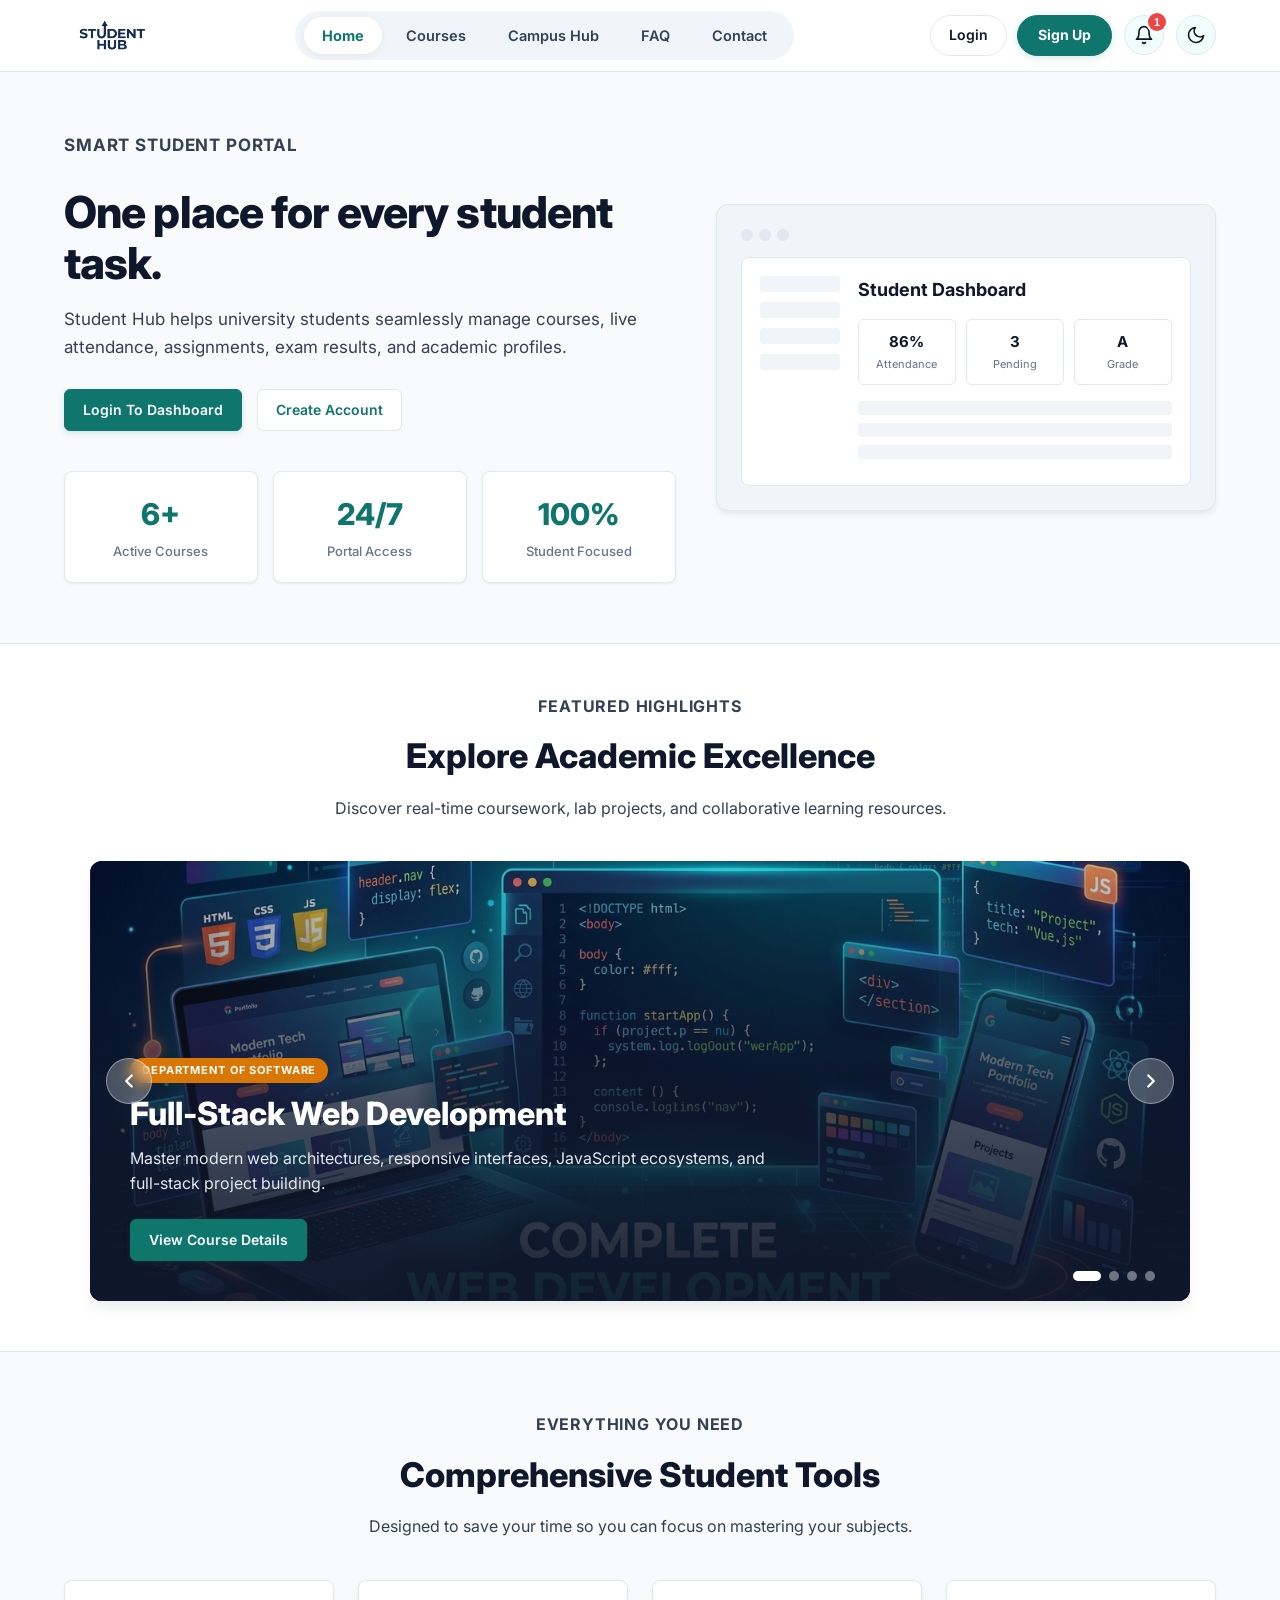
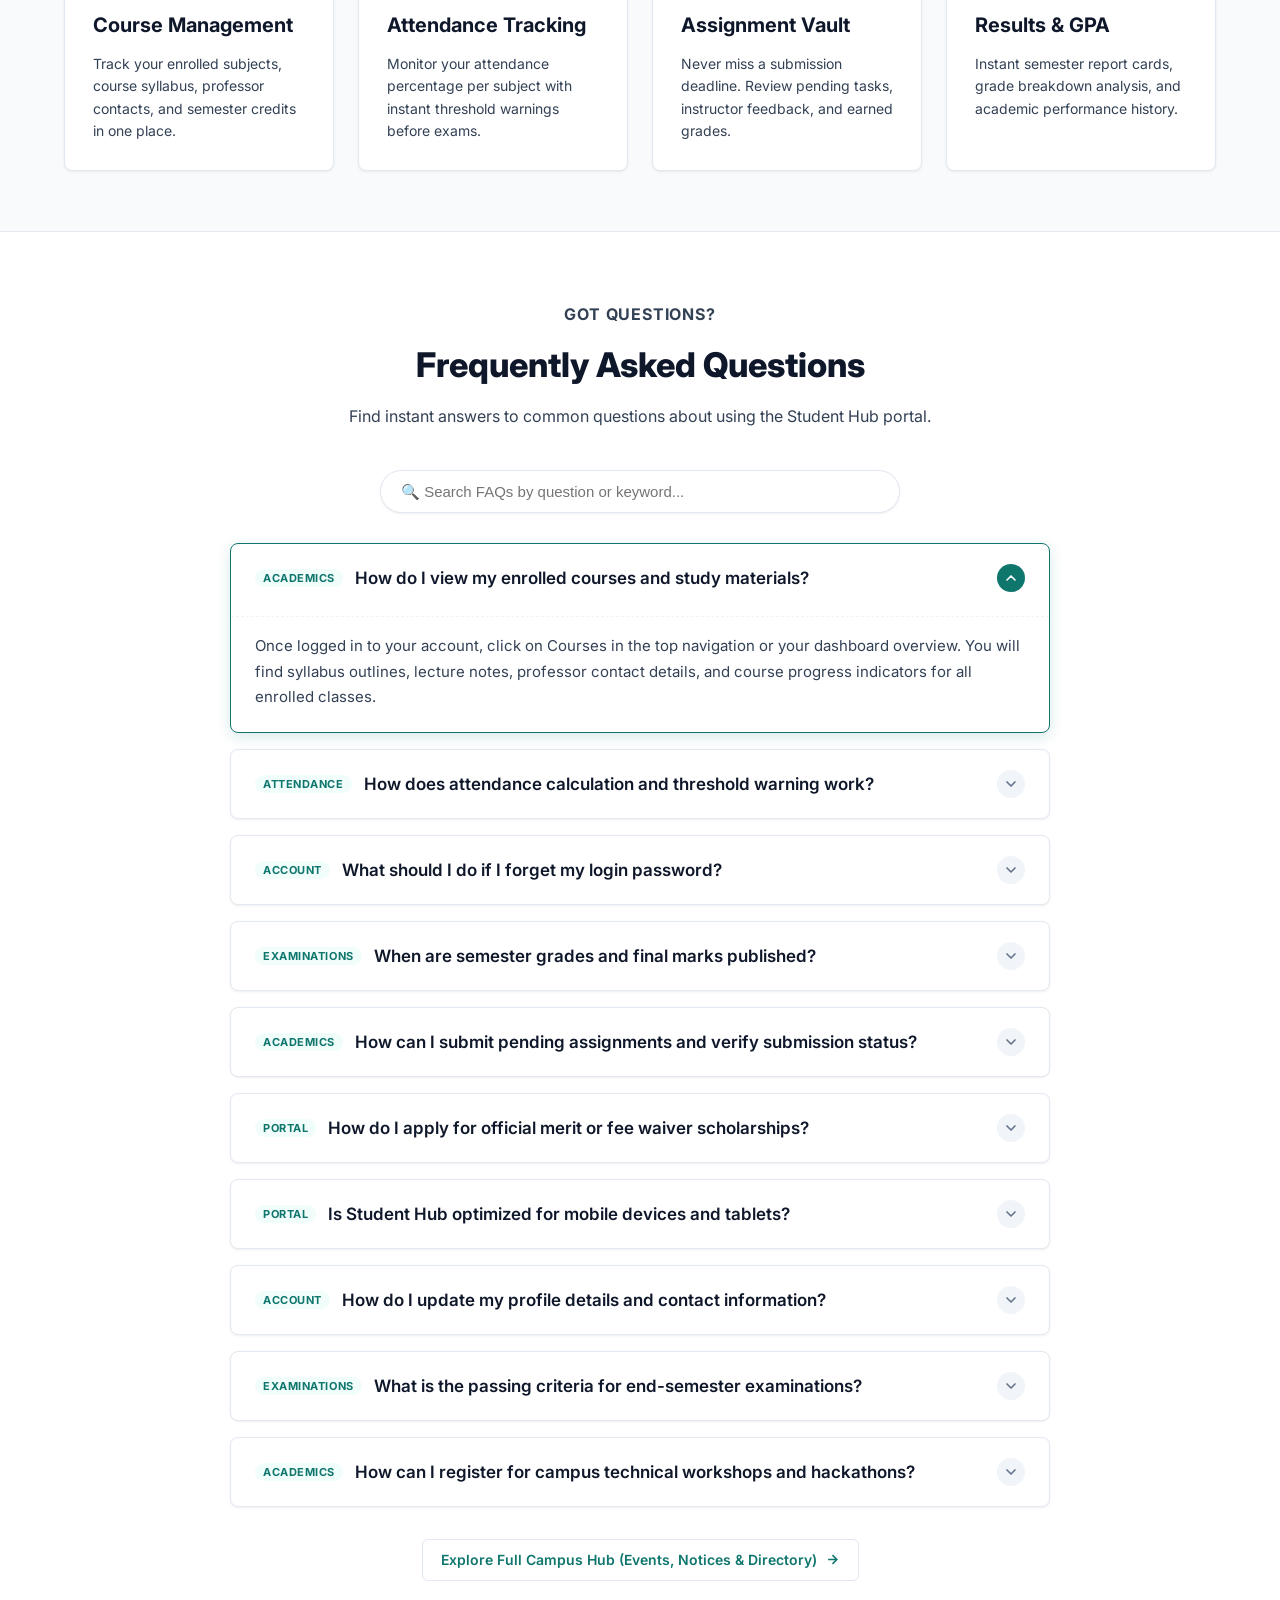
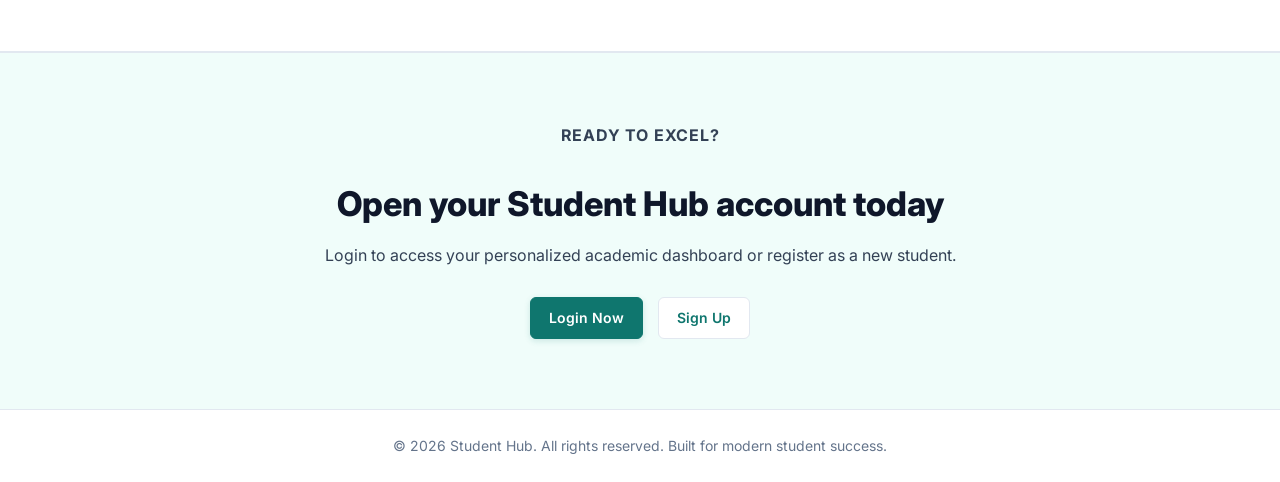
<file: index.html>
<!DOCTYPE html>
<html lang="en">
<head>
    <meta charset="UTF-8">
    <meta name="viewport" content="width=device-width, initial-scale=1.0">
    <title>Student Hub - Modern Academic Portal</title>
    <meta name="description" content="Student Hub is your unified academic portal for managing courses, attendance, assignments, and results.">
    <link rel="stylesheet" href="css/style.css">
    <link rel="stylesheet" href="css/index.css">
    <script>
        (function() {
            var saved = localStorage.getItem('studenthub_theme');
            var theme = saved || ((window.matchMedia && window.matchMedia('(prefers-color-scheme: dark)').matches) ? 'dark' : 'light');
            document.documentElement.setAttribute('data-theme', theme);
            document.documentElement.style.colorScheme = theme;
        })();
    </script>
</head>
<body>
    <!-- Site Header with Modern Centered Nav & Right Corner Actions -->
    <header class="site-header">
        <a class="brand" href="index.html">
            <img src="img/logo.png" alt="Student Hub Logo">
        </a>

        <!-- Centered Floating Pill Navigation -->
        <nav class="main-nav" aria-label="Main Navigation">
            <a href="index.html" class="active">Home</a>
            <a href="Pages/courses.php">Courses</a>
            <a href="Pages/events.html">Campus Hub</a>
            <a href="#faq">FAQ</a>
            <a href="Pages/contact.html">Contact</a>
        </nav>

        <!-- Right Corner Actions & Controls -->
        <div class="header-right">
            <div class="header-actions">
                <a class="btn-login" href="Pages/login.html">Login</a>
                <a class="btn-signup" href="Pages/register.html">Sign Up</a>
            </div>

            <!-- Notification Center Dropdown Wrapper -->
            <div class="notification-dropdown-wrapper">
                <button id="notificationBtn" class="notification-btn" aria-label="Campus Announcements and Notifications" aria-expanded="false" aria-haspopup="true" type="button" title="Announcements & Notifications">
                    <svg class="bell-icon" viewBox="0 0 24 24" width="20" height="20" fill="none" stroke="currentColor" stroke-width="2" stroke-linecap="round" stroke-linejoin="round">
                        <path d="M18 8A6 6 0 0 0 6 8c0 7-3 9-3 9h18s-3-2-3-9"></path>
                        <path d="M13.73 21a2 2 0 0 1-3.46 0"></path>
                    </svg>
                    <span class="notification-badge" id="notificationBadge">1</span>
                </button>

                <!-- Floating Notification Dropdown -->
                <div class="notification-dropdown" id="notificationDropdown" role="region" aria-label="Campus Announcements">
                    <div class="notification-dropdown-header">
                        <div class="notification-title-wrap">
                            <span class="notification-header-icon">🔔</span>
                            <div>
                                <h3>Announcements</h3>
                                <p class="notification-subtitle">Campus updates & notices</p>
                            </div>
                        </div>
                        <div class="notification-header-actions">
                            <span class="notification-count-tag" id="notificationCountTag">1 New</span>
                            <button id="markAllReadBtn" class="notification-read-btn" type="button">Mark Read</button>
                        </div>
                    </div>

                    <div class="notification-list">
                        <!-- Primary Announcement Card (Fall 2026) -->
                        <div class="notification-item unread" id="announcementItemMain">
                            <div class="notification-item-icon">📢</div>
                            <div class="notification-item-body">
                                <div class="notification-item-meta">
                                    <span class="announcement-tag">Fall 2026</span>
                                    <span class="notification-item-time">Active Notice</span>
                                </div>
                                <h4 class="notification-item-title">Mid-Semester Exam Schedules & Registration</h4>
                                <p class="notification-item-desc">
                                    Mid-Semester Exam schedules and course registration details are now officially published! Review your deadlines and course rosters.
                                </p>
                                <div class="notification-item-footer">
                                    <button class="btn-notification-action" data-modal-target="#announcementModal" type="button">
                                        View Full Details
                                        <svg width="13" height="13" viewBox="0 0 24 24" fill="none" stroke="currentColor" stroke-width="2.5"><path d="M5 12h14M12 5l7 7-7 7"/></svg>
                                    </button>
                                </div>
                            </div>
                        </div>

                        <!-- Secondary Calendar Notice -->
                        <div class="notification-item">
                            <div class="notification-item-icon">📅</div>
                            <div class="notification-item-body">
                                <div class="notification-item-meta">
                                    <span class="announcement-tag secondary">Registration</span>
                                    <span class="notification-item-time">Sep 28</span>
                                </div>
                                <h4 class="notification-item-title">Course Registration Deadline</h4>
                                <p class="notification-item-desc">
                                    Course add/drop portals close on September 28, 2026. Make sure your electives are finalized.
                                </p>
                            </div>
                        </div>
                    </div>

                    <div class="notification-dropdown-footer">
                        <button class="notification-modal-trigger-btn" data-modal-target="#announcementModal" type="button">
                            <span>Open Semester Notice Board</span>
                            <svg width="14" height="14" viewBox="0 0 24 24" fill="none" stroke="currentColor" stroke-width="2"><path d="M9 18l6-6-6-6"/></svg>
                        </button>
                    </div>
                </div>
            </div>

            <!-- Light/Dark Theme Switcher Button -->
            <button id="themeToggle" class="theme-toggle" aria-label="Toggle Light/Dark Theme" type="button">
                <svg class="sun-icon" viewBox="0 0 24 24"><circle cx="12" cy="12" r="5"></circle><line x1="12" y1="1" x2="12" y2="3"></line><line x1="12" y1="21" x2="12" y2="23"></line><line x1="4.22" y1="4.22" x2="5.64" y2="5.64"></line><line x1="18.36" y1="18.36" x2="19.78" y2="19.78"></line><line x1="1" y1="12" x2="3" y2="12"></line><line x1="21" y1="12" x2="23" y2="12"></line><line x1="4.22" y1="19.78" x2="5.64" y2="18.36"></line><line x1="18.36" y1="5.64" x2="19.78" y2="4.22"></line></svg>
                <svg class="moon-icon" viewBox="0 0 24 24"><path d="M21 12.79A9 9 0 1 1 11.21 3 7 7 0 0 0 21 12.79z"></path></svg>
            </button>

            <!-- Responsive Hamburger Button -->
            <button id="hamburgerBtn" class="hamburger-btn" aria-label="Toggle navigation menu" aria-expanded="false" type="button">
                <span></span>
                <span></span>
                <span></span>
            </button>
        </div>

        <!-- Mobile Drawer Navigation -->
        <div class="mobile-nav-drawer" id="mobileNavDrawer">
            <nav class="mobile-nav-links">
                <a href="index.html" class="active">Home</a>
                <a href="Pages/courses.php">Courses</a>
                <a href="Pages/events.html">Campus Hub</a>
                <a href="#faq">FAQ</a>
                <a href="Pages/contact.html">Contact</a>
            </nav>
            <div class="mobile-drawer-actions">
                <a class="btn-login" style="text-align: center; justify-content: center;" href="Pages/login.html">Login</a>
                <a class="btn-signup" style="text-align: center; justify-content: center;" href="Pages/register.html">Sign Up</a>
            </div>
        </div>
    </header>

    <main>
        <!-- Hero Section -->
        <section class="hero landing-hero">
            <div class="hero-content">
                <p class="eyebrow">Smart Student Portal</p>
                <h1>One place for every student task.</h1>
                <p>Student Hub helps university students seamlessly manage courses, live attendance, assignments, exam results, and academic profiles.</p>
                <div class="hero-actions">
                    <a class="btn btn-primary" href="Pages/login.html">Login To Dashboard</a>
                    <a class="btn btn-light" href="Pages/register.html">Create Account</a>
                </div>
                <div class="metric-row">
                    <div>
                        <strong>6+</strong>
                        <span>Active Courses</span>
                    </div>
                    <div>
                        <strong>24/7</strong>
                        <span>Portal Access</span>
                    </div>
                    <div>
                        <strong>100%</strong>
                        <span>Student Focused</span>
                    </div>
                </div>
            </div>

            <!-- Interactive Landing Preview Card -->
            <div class="landing-preview" aria-hidden="true">
                <div class="preview-top">
                    <span></span>
                    <span></span>
                    <span></span>
                </div>
                <div class="preview-body">
                    <div class="preview-sidebar">
                        <div></div>
                        <div></div>
                        <div></div>
                        <div></div>
                    </div>
                    <div class="preview-main">
                        <h2>Student Dashboard</h2>
                        <div class="preview-stats">
                            <article>86%<span>Attendance</span></article>
                            <article>3<span>Pending</span></article>
                            <article>A<span>Grade</span></article>
                        </div>
                        <div class="preview-table">
                            <p></p>
                            <p></p>
                            <p></p>
                        </div>
                    </div>
                </div>
            </div>
        </section>

        <!-- Dynamic Image / Content Slider (Carousel) -->
        <section class="carousel-section" aria-label="Academic Highlights Carousel">
            <div class="section-title">
                <p class="eyebrow">Featured Highlights</p>
                <h2>Explore Academic Excellence</h2>
                <p>Discover real-time coursework, lab projects, and collaborative learning resources.</p>
            </div>

            <div class="carousel-container">
                <div class="carousel-track-wrapper">
                    <div class="carousel-track" id="carouselTrack">
                        <!-- Slide 1 -->
                        <div class="carousel-slide" style="background-image: url('img/web-development.jpg');">
                            <div class="carousel-overlay"></div>
                            <div class="carousel-content">
                                <span class="carousel-badge">Department of Software</span>
                                <h3>Full-Stack Web Development</h3>
                                <p>Master modern web architectures, responsive interfaces, JavaScript ecosystems, and full-stack project building.</p>
                                <a href="Pages/courses.php" class="btn btn-primary">View Course Details</a>
                            </div>
                        </div>
                        <!-- Slide 2 -->
                        <div class="carousel-slide" style="background-image: url('img/database-management.jpg');">
                            <div class="carousel-overlay"></div>
                            <div class="carousel-content">
                                <span class="carousel-badge">Data Engineering</span>
                                <h3>Database Systems & Normalization</h3>
                                <p>Gain hands-on mastery of relational databases, high-performance query optimization, indexing, and ACID transactions.</p>
                                <a href="Pages/courses.php" class="btn btn-primary">View Course Details</a>
                            </div>
                        </div>
                        <!-- Slide 3 -->
                        <div class="carousel-slide" style="background-image: url('img/computer-networks.jpg');">
                            <div class="carousel-overlay"></div>
                            <div class="carousel-content">
                                <span class="carousel-badge">Systems & Infrastructure</span>
                                <h3>Computer Networks & Protocols</h3>
                                <p>Deep-dive into network layers, socket programming, routing protocols, and cloud computing fundamentals.</p>
                                <a href="Pages/courses.php" class="btn btn-primary">View Course Details</a>
                            </div>
                        </div>
                        <!-- Slide 4 -->
                        <div class="carousel-slide" style="background-image: url('img/student-hub-login.png');">
                            <div class="carousel-overlay"></div>
                            <div class="carousel-content">
                                <span class="carousel-badge">Campus Community</span>
                                <h3>Connected Student Ecosystem</h3>
                                <p>Join thousands of students staying ahead with automated attendance alerts, assignment trackers, and instant grade checks.</p>
                                <a href="Pages/register.html" class="btn btn-primary">Get Started Today</a>
                            </div>
                        </div>
                    </div>
                </div>

                <!-- Carousel Controls -->
                <div class="carousel-controls">
                    <button class="carousel-btn carousel-prev" id="carouselPrevBtn" aria-label="Previous Slide" type="button">
                        <svg viewBox="0 0 24 24"><polyline points="15 18 9 12 15 6"></polyline></svg>
                    </button>
                    <button class="carousel-btn carousel-next" id="carouselNextBtn" aria-label="Next Slide" type="button">
                        <svg viewBox="0 0 24 24"><polyline points="9 18 15 12 9 6"></polyline></svg>
                    </button>
                </div>

                <!-- Pagination Dots -->
                <div class="carousel-indicators" id="carouselDots" aria-label="Slide Selection Dots"></div>
            </div>
        </section>

        <!-- Services & Features Section -->
        <section class="section">
            <div class="section-title">
                <p class="eyebrow">Everything You Need</p>
                <h2>Comprehensive Student Tools</h2>
                <p>Designed to save your time so you can focus on mastering your subjects.</p>
            </div>
            <div class="card-grid">
                <article class="service-card">
                    <h3>Course Management</h3>
                    <p>Track your enrolled subjects, course syllabus, professor contacts, and semester credits in one place.</p>
                </article>
                <article class="service-card">
                    <h3>Attendance Tracking</h3>
                    <p>Monitor your attendance percentage per subject with instant threshold warnings before exams.</p>
                </article>
                <article class="service-card">
                    <h3>Assignment Vault</h3>
                    <p>Never miss a submission deadline. Review pending tasks, instructor feedback, and earned grades.</p>
                </article>
                <article class="service-card">
                    <h3>Results & GPA</h3>
                    <p>Instant semester report cards, grade breakdown analysis, and academic performance history.</p>
                </article>
            </div>
        </section>

        <!-- Collapsible FAQ (Accordion) Component -->
        <section class="faq-section" id="faq">
            <div class="faq-container">
                <div class="section-title">
                    <p class="eyebrow">Got Questions?</p>
                    <h2>Frequently Asked Questions</h2>
                    <p>Find instant answers to common questions about using the Student Hub portal.</p>
                </div>

                <!-- Live FAQ Search Bar powered by Fetch API -->
                <div style="max-width: 520px; margin: 0 auto 30px; position: relative;">
                    <input type="text" id="homepageFaqSearch" placeholder="🔍 Search FAQs by question or keyword..." style="width: 100%; padding: 12px 20px; border: 1px solid var(--border-color); border-radius: var(--radius-full); background: var(--bg-card); color: var(--text-primary); font-size: 15px; box-shadow: var(--shadow-sm); outline: none;" aria-label="Search FAQs">
                </div>

                <div class="faq-list" role="region" aria-label="Frequently Asked Questions">
                    <!-- FAQ 1 (Expanded by default) -->
                    <div class="faq-item active">
                        <button class="faq-trigger" aria-expanded="true" type="button">
                            <span class="faq-question-text">
                                <span class="faq-badge">Academics</span>
                                How do I view my enrolled courses and study materials?
                            </span>
                            <span class="faq-icon" aria-hidden="true">
                                <svg viewBox="0 0 24 24"><polyline points="6 9 12 15 18 9"></polyline></svg>
                            </span>
                        </button>
                        <div class="faq-panel">
                            <div class="faq-content">
                                <div class="faq-content-inner">
                                    Once logged in to your account, click on <strong>Courses</strong> in the top navigation or your dashboard overview. You'll find syllabus outlines, lecture notes, professor contact details, and course progress indicators for all enrolled classes.
                                </div>
                            </div>
                        </div>
                    </div>

                    <!-- FAQ 2 -->
                    <div class="faq-item">
                        <button class="faq-trigger" aria-expanded="false" type="button">
                            <span class="faq-question-text">
                                <span class="faq-badge">Attendance</span>
                                How does attendance calculation work?
                            </span>
                            <span class="faq-icon" aria-hidden="true">
                                <svg viewBox="0 0 24 24"><polyline points="6 9 12 15 18 9"></polyline></svg>
                            </span>
                        </button>
                        <div class="faq-panel">
                            <div class="faq-content">
                                <div class="faq-content-inner">
                                    Attendance is updated daily by your professors. The portal calculates your overall percentage as well as individual subject breakdown. If your attendance dips below 75%, an automated alert helps you stay on track for exam eligibility.
                                </div>
                            </div>
                        </div>
                    </div>

                    <!-- FAQ 3 -->
                    <div class="faq-item">
                        <button class="faq-trigger" aria-expanded="false" type="button">
                            <span class="faq-question-text">
                                <span class="faq-badge">Account</span>
                                What should I do if I forget my login password?
                            </span>
                            <span class="faq-icon" aria-hidden="true">
                                <svg viewBox="0 0 24 24"><polyline points="6 9 12 15 18 9"></polyline></svg>
                            </span>
                        </button>
                        <div class="faq-panel">
                            <div class="faq-content">
                                <div class="faq-content-inner">
                                    Navigate to the <a href="Pages/contact.html">Support & Contact</a> page to submit a password reset request to the department admin, or verify your university email credentials with the registrar's office.
                                </div>
                            </div>
                        </div>
                    </div>

                    <!-- FAQ 4 -->
                    <div class="faq-item">
                        <button class="faq-trigger" aria-expanded="false" type="button">
                            <span class="faq-question-text">
                                <span class="faq-badge">Mobile</span>
                                Is Student Hub optimized for smartphones and tablets?
                            </span>
                            <span class="faq-icon" aria-hidden="true">
                                <svg viewBox="0 0 24 24"><polyline points="6 9 12 15 18 9"></polyline></svg>
                            </span>
                        </button>
                        <div class="faq-panel">
                            <div class="faq-content">
                                <div class="faq-content-inner">
                                    Yes! Student Hub features a fluid, fully responsive layout with touch swipe gestures on the carousel, an intuitive mobile slide-out navigation menu, and full Dark Mode support for comfortable viewing anywhere.
                                </div>
                            </div>
                        </div>
                    </div>

                    <!-- FAQ 5 -->
                    <div class="faq-item">
                        <button class="faq-trigger" aria-expanded="false" type="button">
                            <span class="faq-question-text">
                                <span class="faq-badge">Grades</span>
                                When are semester grades and final marks published?
                            </span>
                            <span class="faq-icon" aria-hidden="true">
                                <svg viewBox="0 0 24 24"><polyline points="6 9 12 15 18 9"></polyline></svg>
                            </span>
                        </button>
                        <div class="faq-panel">
                            <div class="faq-content">
                                <div class="faq-content-inner">
                                    Final exam grades are published within 7-10 working days following evaluation. You can view your GPA, letter grade, and grade history under the <strong>Results</strong> module after logging in.
                                </div>
                            </div>
                        </div>
                    </div>
                </div>
                <!-- Hub link -->
                <div style="text-align: center; margin-top: 32px;">
                    <a href="Pages/events.html" class="btn btn-light" style="display: inline-flex; align-items: center; gap: 8px;">
                        <span>Explore Full Campus Hub (Events, Notices & Directory)</span>
                        <svg width="15" height="15" viewBox="0 0 24 24" fill="none" stroke="currentColor" stroke-width="2.5"><path d="M5 12h14M12 5l7 7-7 7"/></svg>
                    </a>
                </div>
            </div>
        </section>

        <!-- Call To Action Section -->
        <section class="cta-section">
            <p class="eyebrow">Ready To Excel?</p>
            <h2>Open your Student Hub account today</h2>
            <p>Login to access your personalized academic dashboard or register as a new student.</p>
            <div class="hero-actions" style="justify-content: center;">
                <a class="btn btn-primary" href="Pages/login.html">Login Now</a>
                <a class="btn btn-light" href="Pages/register.html">Sign Up</a>
            </div>
        </section>
    </main>

    <!-- Site Footer -->
    <footer class="site-footer">
        <p>&copy; 2026 Student Hub. All rights reserved. Built for modern student success.</p>
    </footer>

    <!-- Reusable Modal Dialog Component -->
    <div id="announcementModal" class="modal-overlay" role="dialog" aria-modal="true" aria-labelledby="modalTitle">
        <div class="modal-container">
            <div class="modal-header">
                <h3 id="modalTitle">
                    <span class="faq-badge">NOTICE</span>
                    Fall 2026 Academic Announcement
                </h3>
                <button class="modal-close-btn" data-modal-close aria-label="Close Announcement Modal" type="button">&times;</button>
            </div>
            <div class="modal-body">
                <p>Welcome to the <strong>Fall 2026 Academic Semester</strong>! Important dates and portal deadlines have been scheduled as follows:</p>
                <div class="modal-highlight-box">
                    <strong>📅 Important Key Dates:</strong>
                    <ul style="margin-top: 8px; margin-left: 20px; line-height: 1.8;">
                        <li><strong>Course Registration Closes:</strong> September 28, 2026</li>
                        <li><strong>Mid-Term Examination Week:</strong> October 14 – 22, 2026</li>
                        <li><strong>Assignment Submission Portals:</strong> Open until Nov 5, 2026</li>
                        <li><strong>Final Semester Results:</strong> December 18, 2026</li>
                    </ul>
                </div>
                <p>Please review your course roster, ensure regular attendance above 75%, and check with your faculty advisor if any course conflicts occur.</p>
            </div>
            <div class="modal-footer">
                <button class="btn btn-light" data-modal-close type="button">Got it, Close</button>
                <a class="btn btn-primary" href="Pages/login.html">Go To Login</a>
            </div>
        </div>
    </div>

    <!-- Application Scripts -->
    <script src="js/script.js"></script>
    <script src="js/data-explorer.js"></script>
</body>
</html>
</file>
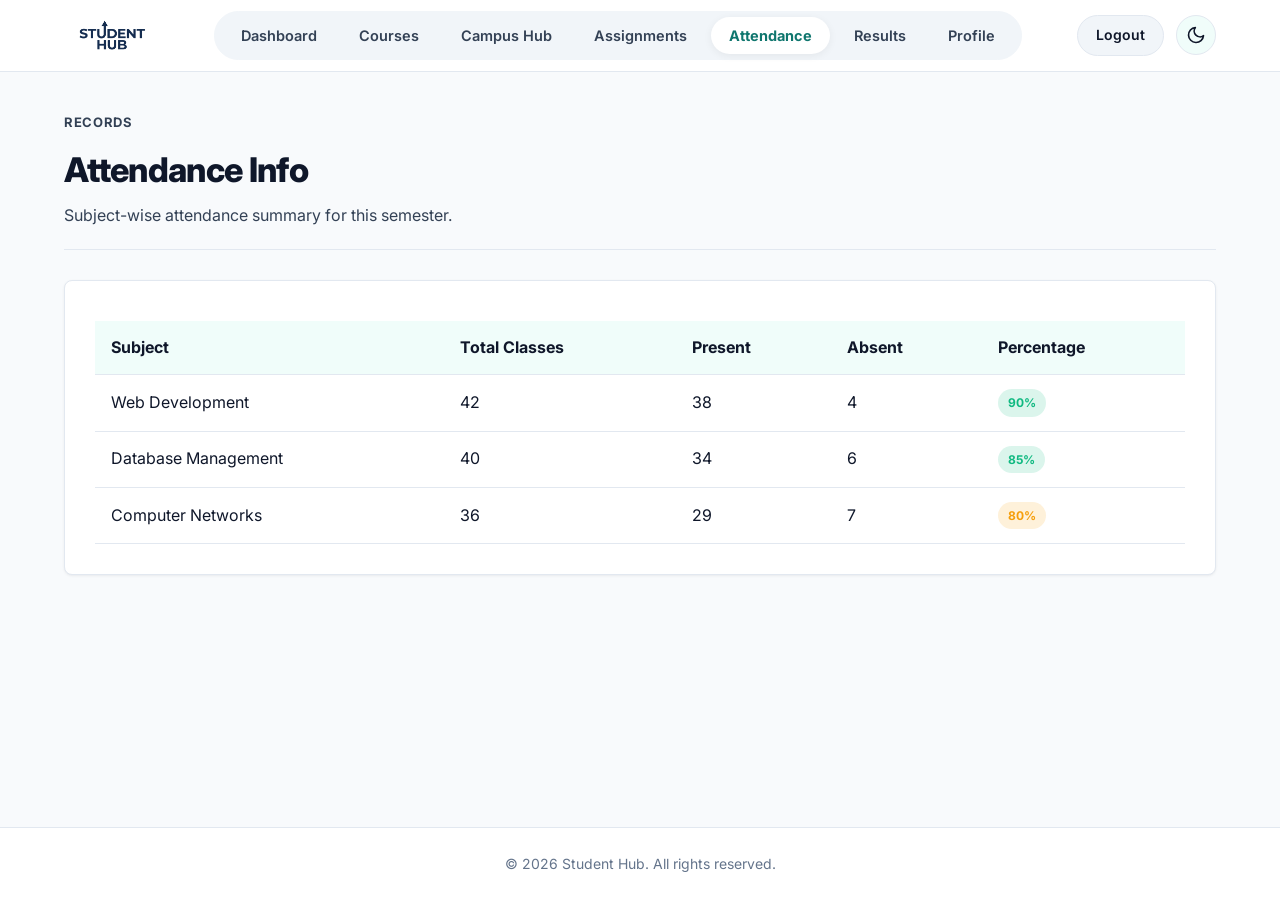
<file: Pages/attendance.html>
<!DOCTYPE html>
<html lang="en">
<head>
    <meta charset="UTF-8">
    <meta name="viewport" content="width=device-width, initial-scale=1.0">
    <title>Student Hub - Attendance</title>
    <link rel="stylesheet" href="../css/style.css">
    <link rel="stylesheet" href="../css/attendance.css">
    <script>
        (function() {
            var saved = localStorage.getItem('studenthub_theme');
            var theme = saved || ((window.matchMedia && window.matchMedia('(prefers-color-scheme: dark)').matches) ? 'dark' : 'light');
            document.documentElement.setAttribute('data-theme', theme);
            document.documentElement.style.colorScheme = theme;
        })();
    </script>
</head>
<body>
    <header class="site-header">
        <a class="brand" href="../index.html">
            <img src="../img/logo.png" alt="Student Hub Logo">
        </a>

        <!-- Centered Floating Pill Navigation -->
        <nav class="main-nav" aria-label="Attendance Navigation">
            <a href="dashboard.html">Dashboard</a>
            <a href="courses.html">Courses</a>
            <a href="events.html">Campus Hub</a>
            <a href="assignment.html">Assignments</a>
            <a href="attendance.html" class="active">Attendance</a>
            <a href="result.html">Results</a>
            <a href="profile.html">Profile</a>
        </nav>

        <!-- Right Corner Actions & Controls -->
        <div class="header-right">
            <div class="header-actions">
                <a class="btn-logout" id="logoutLink" href="../index.html">Logout</a>
            </div>

            <button id="themeToggle" class="theme-toggle" aria-label="Toggle Light/Dark Theme" type="button">
                <svg class="sun-icon" viewBox="0 0 24 24"><circle cx="12" cy="12" r="5"></circle><line x1="12" y1="1" x2="12" y2="3"></line><line x1="12" y1="21" x2="12" y2="23"></line><line x1="4.22" y1="4.22" x2="5.64" y2="5.64"></line><line x1="18.36" y1="18.36" x2="19.78" y2="19.78"></line><line x1="1" y1="12" x2="3" y2="12"></line><line x1="21" y1="12" x2="23" y2="12"></line><line x1="4.22" y1="19.78" x2="5.64" y2="18.36"></line><line x1="18.36" y1="5.64" x2="19.78" y2="4.22"></line></svg>
                <svg class="moon-icon" viewBox="0 0 24 24"><path d="M21 12.79A9 9 0 1 1 11.21 3 7 7 0 0 0 21 12.79z"></path></svg>
            </button>

            <button id="hamburgerBtn" class="hamburger-btn" aria-label="Toggle navigation menu" aria-expanded="false" type="button">
                <span></span>
                <span></span>
                <span></span>
            </button>
        </div>

        <!-- Mobile Drawer Navigation -->
        <div class="mobile-nav-drawer" id="mobileNavDrawer">
            <nav class="mobile-nav-links">
                <a href="dashboard.html">Dashboard</a>
                <a href="courses.html">Courses</a>
                <a href="events.html">Campus Hub</a>
                <a href="assignment.html">Assignments</a>
                <a href="attendance.html" class="active">Attendance</a>
                <a href="result.html">Results</a>
                <a href="profile.html">Profile</a>
            </nav>
            <div class="mobile-drawer-actions">
                <a class="btn-logout" style="text-align: center; justify-content: center;" href="../index.html">Logout</a>
            </div>
        </div>
    </header>

    <main class="page-shell">
        <section class="page-heading">
            <div>
                <p class="eyebrow">Records</p>
                <h1>Attendance Info</h1>
                <p>Subject-wise attendance summary for this semester.</p>
            </div>
        </section>

        <section class="panel">
            <div class="table-wrap">
                <table>
                    <thead>
                        <tr>
                            <th>Subject</th>
                            <th>Total Classes</th>
                            <th>Present</th>
                            <th>Absent</th>
                            <th>Percentage</th>
                        </tr>
                    </thead>
                    <tbody>
                        <tr>
                            <td>Web Development</td>
                            <td>42</td>
                            <td>38</td>
                            <td>4</td>
                            <td><span class="badge success">90%</span></td>
                        </tr>
                        <tr>
                            <td>Database Management</td>
                            <td>40</td>
                            <td>34</td>
                            <td>6</td>
                            <td><span class="badge success">85%</span></td>
                        </tr>
                        <tr>
                            <td>Computer Networks</td>
                            <td>36</td>
                            <td>29</td>
                            <td>7</td>
                            <td><span class="badge warning">80%</span></td>
                        </tr>
                    </tbody>
                </table>
            </div>
        </section>
    </main>

    <footer class="site-footer">
        <p>&copy; 2026 Student Hub. All rights reserved.</p>
    </footer>
    <script src="../js/script.js"></script>
</body>
</html>
</file>
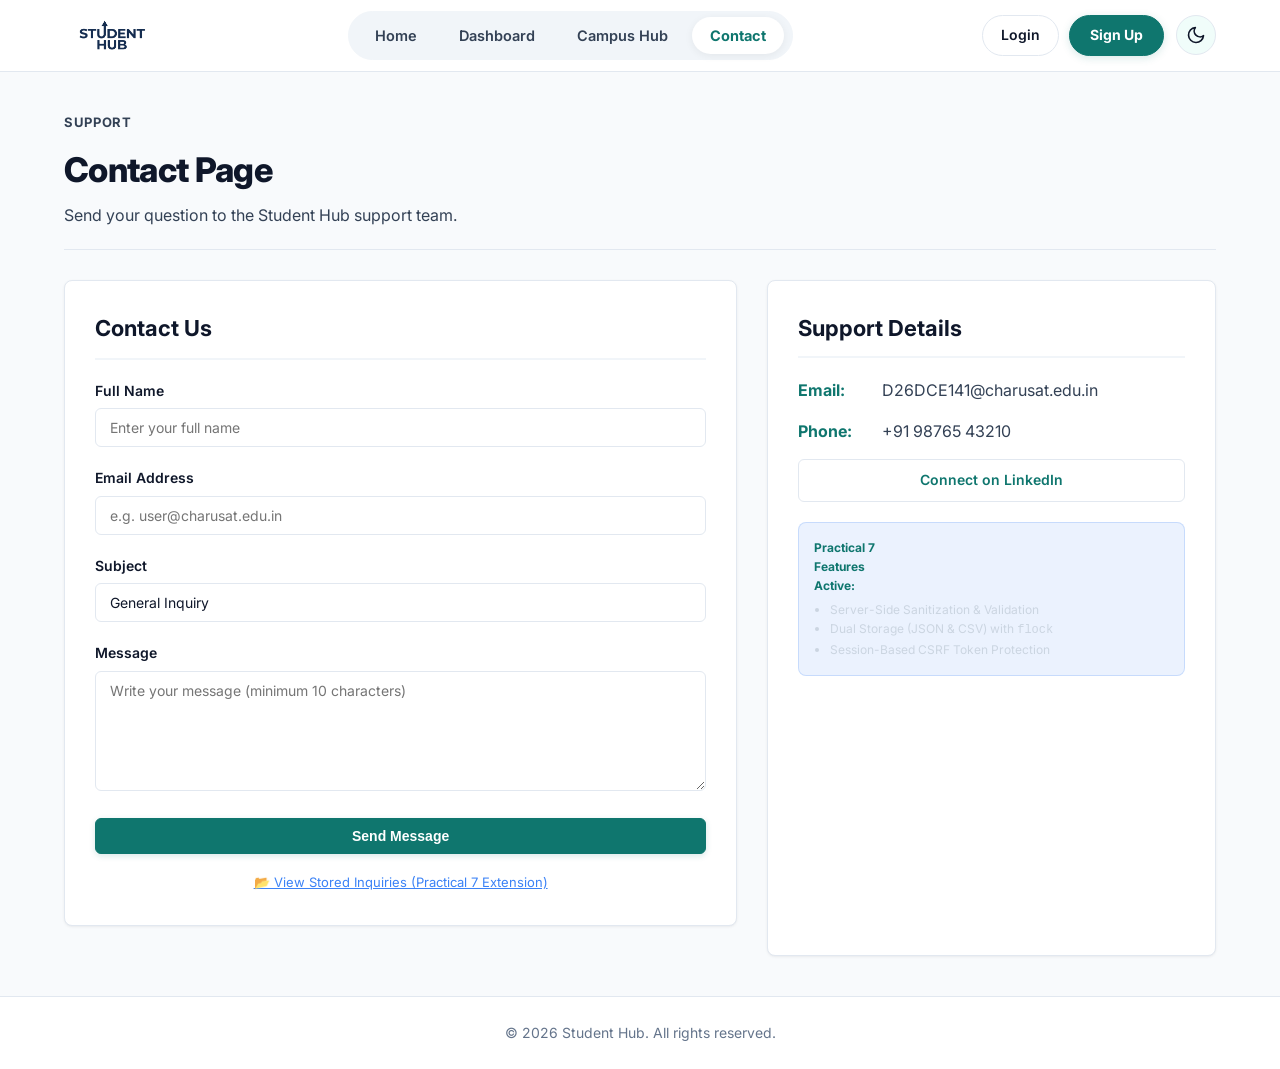
<file: Pages/contact.html>
<!DOCTYPE html>
<html lang="en">
<head>
    <meta charset="UTF-8">
    <meta name="viewport" content="width=device-width, initial-scale=1.0">
    <title>Student Hub - Contact</title>
    <link rel="stylesheet" href="../css/style.css">
    <link rel="stylesheet" href="../css/contact.css">
    <script>
        (function() {
            var saved = localStorage.getItem('studenthub_theme');
            var theme = saved || ((window.matchMedia && window.matchMedia('(prefers-color-scheme: dark)').matches) ? 'dark' : 'light');
            document.documentElement.setAttribute('data-theme', theme);
            document.documentElement.style.colorScheme = theme;
        })();
    </script>
</head>
<body>
    <header class="site-header">
        <a class="brand" href="../index.html">
            <img src="../img/logo.png" alt="Student Hub Logo">
        </a>

        <!-- Centered Floating Pill Navigation -->
        <nav class="main-nav" aria-label="Contact Navigation">
            <a href="../index.html">Home</a>
            <a href="dashboard.php">Dashboard</a>
            <a href="events.html">Campus Hub</a>
            <a href="contact.html" class="active">Contact</a>
        </nav>

        <!-- Right Corner Actions & Controls -->
        <div class="header-right">
            <div class="header-actions">
                <a class="btn-login" href="login.html">Login</a>
                <a class="btn-signup" href="register.html">Sign Up</a>
            </div>

            <button id="themeToggle" class="theme-toggle" aria-label="Toggle Light/Dark Theme" type="button">
                <svg class="sun-icon" viewBox="0 0 24 24"><circle cx="12" cy="12" r="5"></circle><line x1="12" y1="1" x2="12" y2="3"></line><line x1="12" y1="21" x2="12" y2="23"></line><line x1="4.22" y1="4.22" x2="5.64" y2="5.64"></line><line x1="18.36" y1="18.36" x2="19.78" y2="19.78"></line><line x1="1" y1="12" x2="3" y2="12"></line><line x1="21" y1="12" x2="23" y2="12"></line><line x1="4.22" y1="19.78" x2="5.64" y2="18.36"></line><line x1="18.36" y1="5.64" x2="19.78" y2="4.22"></line></svg>
                <svg class="moon-icon" viewBox="0 0 24 24"><path d="M21 12.79A9 9 0 1 1 11.21 3 7 7 0 0 0 21 12.79z"></path></svg>
            </button>

            <button id="hamburgerBtn" class="hamburger-btn" aria-label="Toggle navigation menu" aria-expanded="false" type="button">
                <span></span>
                <span></span>
                <span></span>
            </button>
        </div>

        <!-- Mobile Drawer Navigation -->
        <div class="mobile-nav-drawer" id="mobileNavDrawer">
            <nav class="mobile-nav-links">
                <a href="../index.html">Home</a>
                <a href="dashboard.php">Dashboard</a>
                <a href="events.html">Campus Hub</a>
                <a href="contact.html" class="active">Contact</a>
            </nav>
            <div class="mobile-drawer-actions">
                <a class="btn-login" style="text-align: center; justify-content: center;" href="login.html">Login</a>
                <a class="btn-signup" style="text-align: center; justify-content: center;" href="register.html">Sign Up</a>
            </div>
        </div>
    </header>

    <main class="page-shell">
        <section class="page-heading">
            <div>
                <p class="eyebrow">Support</p>
                <h1>Contact Page</h1>
                <p>Send your question to the Student Hub support team.</p>
            </div>
        </section>

        <section class="contact-layout">
            <article class="panel">
                <h2>Contact Us</h2>
                <div id="formAlert" style="display: none; padding: 12px 16px; border-radius: 8px; margin-bottom: 20px; font-size: 14px;"></div>
                <form id="contactForm" action="../StudentHUB_php/contact.php" method="post">
                    <input type="hidden" id="csrf_token" name="csrf_token" value="">

                    <div class="form-group">
                        <label for="contact-name">Full Name</label>
                        <input type="text" id="contact-name" name="name" placeholder="Enter your full name" required minlength="2" maxlength="100">
                    </div>

                    <div class="form-group">
                        <label for="contact-email">Email Address</label>
                        <input type="email" id="contact-email" name="email" placeholder="e.g. user@charusat.edu.in" required>
                    </div>

                    <div class="form-group">
                        <label for="contact-subject">Subject</label>
                        <input type="text" id="contact-subject" name="subject" placeholder="Inquiry topic (optional)" value="General Inquiry">
                    </div>

                    <div class="form-group">
                        <label for="contact-message">Message</label>
                        <textarea id="contact-message" name="message" placeholder="Write your message (minimum 10 characters)" rows="5" required minlength="10" maxlength="2000"></textarea>
                    </div>

                    <button class="btn btn-primary full" id="submitBtn" type="submit">Send Message</button>
                    <div style="margin-top: 15px; text-align: center;">
                        <a href="contact_messages.php" style="color: var(--primary, #3b82f6); font-size: 13px; text-decoration: underline;">
                            📂 View Stored Inquiries (Practical 7 Extension)
                        </a>
                    </div>
                </form>
            </article>

            <aside class="support-card">
                <h2>Support Details</h2>
                <p><strong>Email:</strong> D26DCE141@charusat.edu.in</p>
                <p><strong>Phone:</strong> +91 98765 43210</p>
                <a href="https://www.linkedin.com/in/yug-kansagara-2030302a7/" target="_blank" class="btn btn-light full">Connect on LinkedIn</a>
                <div style="margin-top: 20px; padding: 15px; background: rgba(59, 130, 246, 0.1); border: 1px solid rgba(59, 130, 246, 0.2); border-radius: 8px;">
                    <p style="font-size: 12px; margin: 0; color: #94a3b8;"><strong>Practical 7 Features Active:</strong></p>
                    <ul style="font-size: 12px; margin: 5px 0 0 16px; padding: 0; color: #cbd5e1;">
                        <li>Server-Side Sanitization & Validation</li>
                        <li>Dual Storage (JSON & CSV) with <code>flock</code></li>
                        <li>Session-Based CSRF Token Protection</li>
                    </ul>
                </div>
            </aside>
        </section>
    </main>

    <footer class="site-footer">
        <p>&copy; 2026 Student Hub. All rights reserved.</p>
    </footer>
    <script src="../js/script.js"></script>
    <script>
        // Fetch CSRF Token on load (Practical 7 Advanced Extension)
        fetch('../StudentHUB_php/csrf_token.php')
            .then(res => res.json())
            .then(data => {
                if (data && data.csrf_token) {
                    const tokenField = document.getElementById('csrf_token');
                    if (tokenField) tokenField.value = data.csrf_token;
                }
            })
            .catch(err => console.warn('CSRF token fetch failed:', err));

        // Enhanced AJAX submission with immediate feedback
        const contactForm = document.getElementById('contactForm');
        const formAlert = document.getElementById('formAlert');
        const submitBtn = document.getElementById('submitBtn');

        if (contactForm) {
            contactForm.addEventListener('submit', function(e) {
                // If browser supports fetch, submit asynchronously for seamless UX
                e.preventDefault();
                submitBtn.disabled = true;
                submitBtn.innerText = 'Sending...';

                const formData = new FormData(contactForm);

                fetch(contactForm.action, {
                    method: 'POST',
                    body: formData,
                    headers: { 'Accept': 'application/json' }
                })
                .then(async response => {
                    const data = await response.json().catch(() => ({}));
                    if (response.ok && data.success) {
                        formAlert.style.display = 'block';
                        formAlert.style.background = '#064e3b';
                        formAlert.style.color = '#34d399';
                        formAlert.style.border = '1px solid #059669';
                        formAlert.innerHTML = `<strong>Success:</strong> ${data.message} <br><a href="contact_messages.php" style="color: #6ee7b7; text-decoration: underline;">View in Records Table &rarr;</a>`;
                        contactForm.reset();
                    } else {
                        formAlert.style.display = 'block';
                        formAlert.style.background = '#7f1d1d';
                        formAlert.style.color = '#fca5a5';
                        formAlert.style.border = '1px solid #b91c1c';
                        let errList = '';
                        if (data.errors && Array.isArray(data.errors)) {
                            errList = '<ul style="margin: 5px 0 0 15px; padding: 0;">' + data.errors.map(e => `<li>${e}</li>`).join('') + '</ul>';
                        }
                        formAlert.innerHTML = `<strong>Error:</strong> ${data.message || 'Validation failed.'} ${errList}`;
                    }
                })
                .catch(err => {
                    // Fallback to standard POST submission
                    contactForm.submit();
                })
                .finally(() => {
                    submitBtn.disabled = false;
                    submitBtn.innerText = 'Send Message';
                    // Refresh CSRF token for next submission
                    fetch('../StudentHUB_php/csrf_token.php')
                        .then(r => r.json())
                        .then(d => { if (d.csrf_token) document.getElementById('csrf_token').value = d.csrf_token; });
                });
            });
        }
    </script>
</body>
</html>
</file>
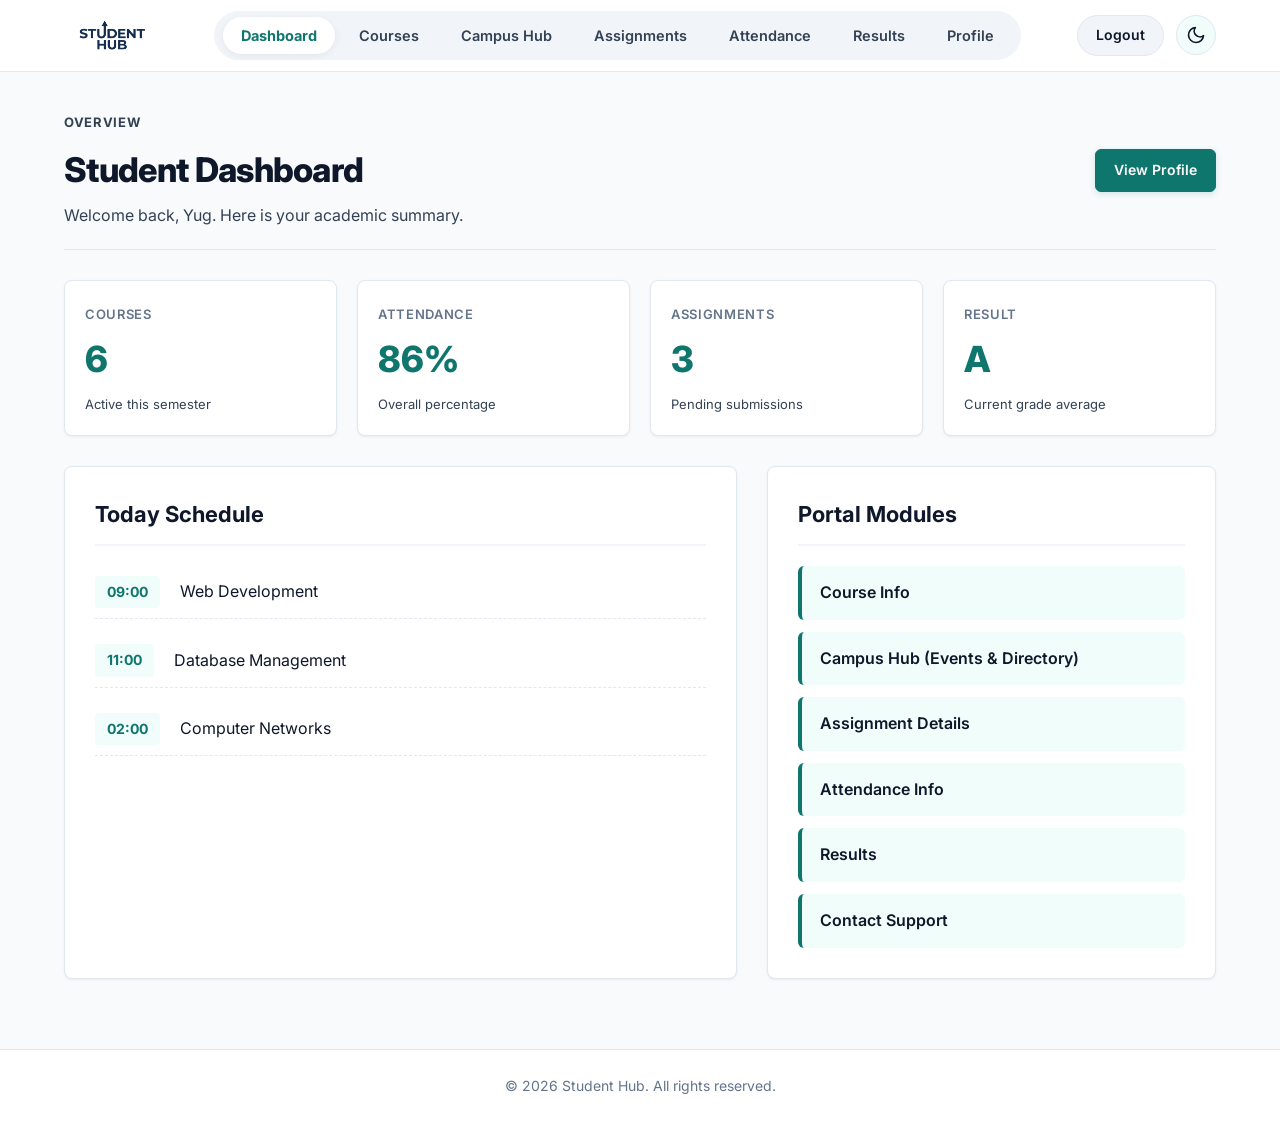
<file: Pages/dashboard.html>
<!DOCTYPE html>
<html lang="en">
<head>
    <meta charset="UTF-8">
    <meta name="viewport" content="width=device-width, initial-scale=1.0">
    <title>Student Hub - Dashboard</title>
    <link rel="stylesheet" href="../css/style.css">
    <link rel="stylesheet" href="../css/dashboard.css">
    <script>
        (function() {
            var saved = localStorage.getItem('studenthub_theme');
            var theme = saved || ((window.matchMedia && window.matchMedia('(prefers-color-scheme: dark)').matches) ? 'dark' : 'light');
            document.documentElement.setAttribute('data-theme', theme);
            document.documentElement.style.colorScheme = theme;
        })();
    </script>
</head>
<body>
    <header class="site-header">
        <a class="brand" href="../index.html">
            <img src="../img/logo.png" alt="Student Hub Logo">
        </a>

        <!-- Centered Floating Pill Navigation -->
        <nav class="main-nav" aria-label="Dashboard Navigation">
            <a href="dashboard.html" class="active">Dashboard</a>
            <a href="courses.html">Courses</a>
            <a href="events.html">Campus Hub</a>
            <a href="assignment.html">Assignments</a>
            <a href="attendance.html">Attendance</a>
            <a href="result.html">Results</a>
            <a href="profile.html">Profile</a>
        </nav>

        <!-- Right Corner Actions & Controls -->
        <div class="header-right">
            <div class="header-actions">
                <a class="btn-logout" id="logoutLink" href="../index.html">Logout</a>
            </div>

            <button id="themeToggle" class="theme-toggle" aria-label="Toggle Light/Dark Theme" type="button">
                <svg class="sun-icon" viewBox="0 0 24 24"><circle cx="12" cy="12" r="5"></circle><line x1="12" y1="1" x2="12" y2="3"></line><line x1="12" y1="21" x2="12" y2="23"></line><line x1="4.22" y1="4.22" x2="5.64" y2="5.64"></line><line x1="18.36" y1="18.36" x2="19.78" y2="19.78"></line><line x1="1" y1="12" x2="3" y2="12"></line><line x1="21" y1="12" x2="23" y2="12"></line><line x1="4.22" y1="19.78" x2="5.64" y2="18.36"></line><line x1="18.36" y1="5.64" x2="19.78" y2="4.22"></line></svg>
                <svg class="moon-icon" viewBox="0 0 24 24"><path d="M21 12.79A9 9 0 1 1 11.21 3 7 7 0 0 0 21 12.79z"></path></svg>
            </button>

            <button id="hamburgerBtn" class="hamburger-btn" aria-label="Toggle navigation menu" aria-expanded="false" type="button">
                <span></span>
                <span></span>
                <span></span>
            </button>
        </div>

        <!-- Mobile Drawer Navigation -->
        <div class="mobile-nav-drawer" id="mobileNavDrawer">
            <nav class="mobile-nav-links">
                <a href="dashboard.html" class="active">Dashboard</a>
                <a href="courses.html">Courses</a>
                <a href="events.html">Campus Hub</a>
                <a href="assignment.html">Assignments</a>
                <a href="attendance.html">Attendance</a>
                <a href="result.html">Results</a>
                <a href="profile.html">Profile</a>
            </nav>
            <div class="mobile-drawer-actions">
                <a class="btn-logout" style="text-align: center; justify-content: center;" id="mobileLogoutLink" href="../index.html">Logout</a>
            </div>
        </div>
    </header>

    <main class="page-shell">
        <section class="page-heading">
            <div>
                <p class="eyebrow">Overview</p>
                <h1>Student Dashboard</h1>
                <p>Welcome back, Yug. Here is your academic summary.</p>
            </div>
            <a class="btn btn-primary" href="profile.html">View Profile</a>
        </section>

        <section class="stats-grid">
            <article class="stat-card">
                <span>Courses</span>
                <strong>6</strong>
                <p>Active this semester</p>
            </article>
            <article class="stat-card">
                <span>Attendance</span>
                <strong>86%</strong>
                <p>Overall percentage</p>
            </article>
            <article class="stat-card">
                <span>Assignments</span>
                <strong>3</strong>
                <p>Pending submissions</p>
            </article>
            <article class="stat-card">
                <span>Result</span>
                <strong>A</strong>
                <p>Current grade average</p>
            </article>
        </section>

        <section class="content-grid">
            <article class="panel">
                <h2>Today Schedule</h2>
                <ul class="timeline">
                    <li><span>09:00</span> Web Development</li>
                    <li><span>11:00</span> Database Management</li>
                    <li><span>02:00</span> Computer Networks</li>
                </ul>
            </article>

            <article class="panel">
                <h2>Portal Modules</h2>
                <div class="module-list">
                    <a href="courses.html">Course Info</a>
                    <a href="events.html">Campus Hub (Events & Directory)</a>
                    <a href="assignment.html">Assignment Details</a>
                    <a href="attendance.html">Attendance Info</a>
                    <a href="result.html">Results</a>
                    <a href="contact.html">Contact Support</a>
                </div>
            </article>
        </section>
    </main>

    <footer class="site-footer">
        <p>&copy; 2026 Student Hub. All rights reserved.</p>
    </footer>
    <script src="../js/script.js"></script>
</body>
</html>
</file>
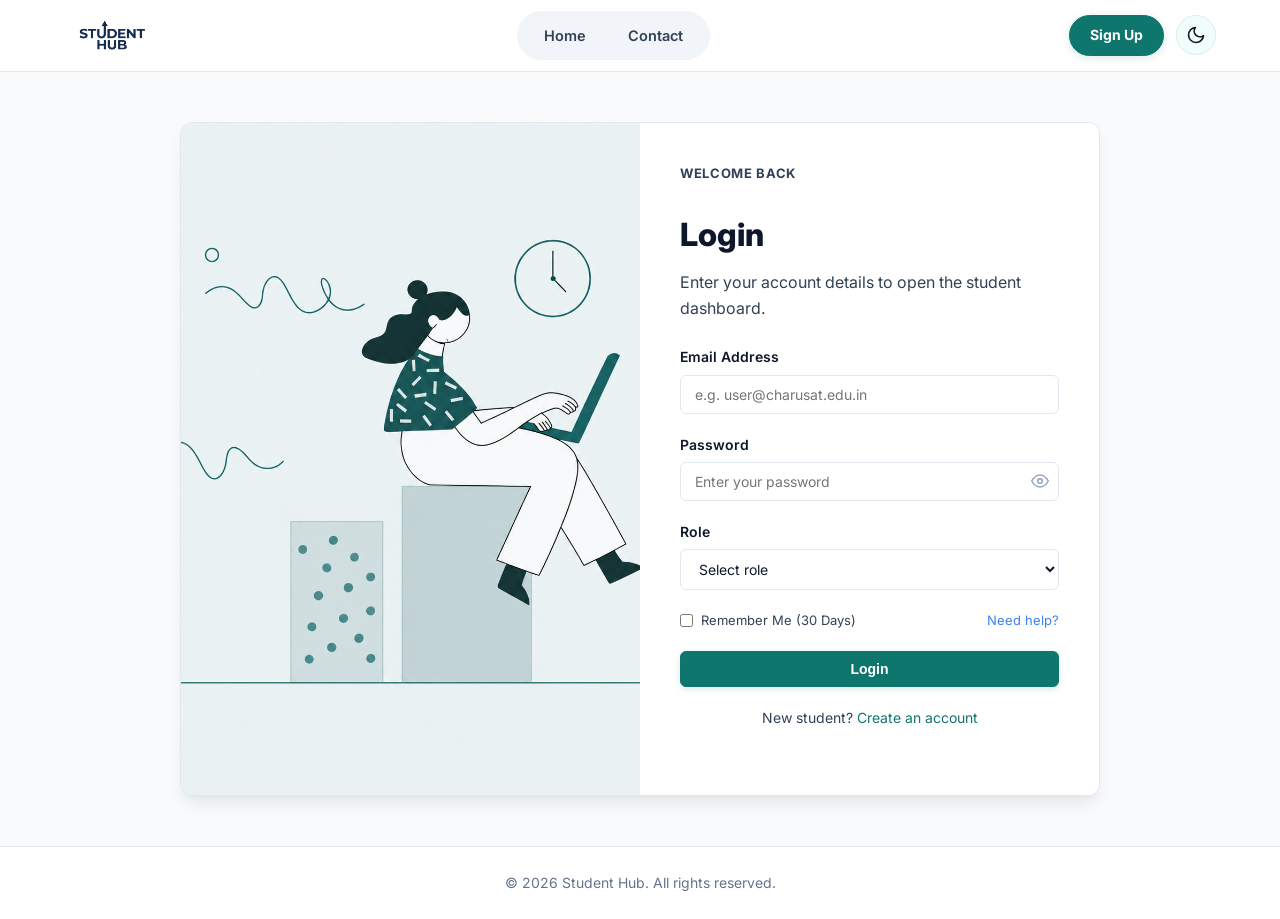
<file: Pages/login.html>
<!DOCTYPE html>
<html lang="en">

<head>
    <meta charset="UTF-8">
    <meta name="viewport" content="width=device-width, initial-scale=1.0">
    <title>Student Hub - Login</title>
    <link rel="stylesheet" href="../css/style.css">
    <link rel="stylesheet" href="../css/login.css">
    <script>
        (function () {
            var saved = localStorage.getItem('studenthub_theme');
            var theme = saved || ((window.matchMedia && window.matchMedia('(prefers-color-scheme: dark)').matches) ? 'dark' : 'light');
            document.documentElement.setAttribute('data-theme', theme);
            document.documentElement.style.colorScheme = theme;
        })();
    </script>
</head>

<body>
    <header class="site-header">
        <a class="brand" href="../index.html">
            <img src="../img/logo.png" alt="Student Hub Logo">
        </a>

        <!-- Centered Floating Pill Navigation -->
        <nav class="main-nav" aria-label="Login Navigation">
            <a href="../index.html">Home</a>
            <a href="contact.html">Contact</a>
        </nav>

        <!-- Right Corner Actions & Controls -->
        <div class="header-right">
            <div class="header-actions">
                <a class="btn-signup" href="register.html">Sign Up</a>
            </div>

            <button id="themeToggle" class="theme-toggle" aria-label="Toggle Light/Dark Theme" type="button">
                <svg class="sun-icon" viewBox="0 0 24 24">
                    <circle cx="12" cy="12" r="5"></circle>
                    <line x1="12" y1="1" x2="12" y2="3"></line>
                    <line x1="12" y1="21" x2="12" y2="23"></line>
                    <line x1="4.22" y1="4.22" x2="5.64" y2="5.64"></line>
                    <line x1="18.36" y1="18.36" x2="19.78" y2="19.78"></line>
                    <line x1="1" y1="12" x2="3" y2="12"></line>
                    <line x1="21" y1="12" x2="23" y2="12"></line>
                    <line x1="4.22" y1="19.78" x2="5.64" y2="18.36"></line>
                    <line x1="18.36" y1="5.64" x2="19.78" y2="4.22"></line>
                </svg>
                <svg class="moon-icon" viewBox="0 0 24 24">
                    <path d="M21 12.79A9 9 0 1 1 11.21 3 7 7 0 0 0 21 12.79z"></path>
                </svg>
            </button>

            <button id="hamburgerBtn" class="hamburger-btn" aria-label="Toggle navigation menu" aria-expanded="false"
                type="button">
                <span></span>
                <span></span>
                <span></span>
            </button>
        </div>

        <!-- Mobile Drawer Navigation -->
        <div class="mobile-nav-drawer" id="mobileNavDrawer">
            <nav class="mobile-nav-links">
                <a href="../index.html">Home</a>
                <a href="contact.html">Contact</a>
            </nav>
            <div class="mobile-drawer-actions">
                <a class="btn-signup" style="text-align: center; justify-content: center;" href="register.html">Sign
                    Up</a>
            </div>
        </div>
    </header>

    <main class="auth-page">
        <section class="auth-card">
            <div class="auth-media">
                <img class="login-image" src="../img/login-illustration-theme.png"
                    alt="Student using laptop illustration">
            </div>
            <div class="auth-form">
                <p class="eyebrow">Welcome Back</p>
                <h1>Login</h1>
                <p>Enter your account details to open the student dashboard.</p>

                <!-- Feedback Banner for Timeout / Logout / Errors -->
                <div id="loginAlert" class="form-alert" role="alert" style="display: none; padding: 12px 16px; border-radius: 8px; margin-bottom: 20px; font-size: 14px; line-height: 1.5;"></div>

                <form id="loginForm" action="../StudentHUB_php/login.php" method="post">
                    <input type="hidden" id="csrf_token" name="csrf_token" value="">

                    <div class="form-group">
                        <label for="login-email">Email Address</label>
                        <input type="email" id="login-email" name="email" placeholder="e.g. user@charusat.edu.in" autocomplete="email" required>
                    </div>

                    <div class="form-group">
                        <label for="login-password">Password</label>
                        <div class="input-icon-wrap" style="position: relative; display: flex; align-items: center;">
                            <input type="password" id="login-password" name="password" placeholder="Enter your password" autocomplete="current-password" required style="width: 100%; padding-right: 40px;">
                            <button type="button" id="togglePasswordBtn" aria-label="Show password" style="position: absolute; right: 10px; background: none; border: none; cursor: pointer; color: #94a3b8; display: flex; align-items: center;">
                                <svg width="18" height="18" viewBox="0 0 24 24" fill="none" stroke="currentColor" stroke-width="2"><path d="M1 12s4-8 11-8 11 8 11 8-4 8-11 8-11-8-11-8z"/><circle cx="12" cy="12" r="3"/></svg>
                            </button>
                        </div>
                    </div>

                    <div class="form-group">
                        <label for="login-role">Role</label>
                        <select id="login-role" name="role" required>
                            <option value="">Select role</option>
                            <option value="student">Student</option>
                            <option value="teacher">Teacher</option>
                            <option value="admin">Admin</option>
                        </select>
                    </div>

                    <div class="form-row" style="display: flex; justify-content: space-between; align-items: center; margin: 12px 0 20px;">
                        <label class="inline-check" style="margin: 0; display: flex; align-items: center; gap: 8px; font-size: 13px; cursor: pointer; color: var(--text-secondary, #94a3b8);">
                            <input type="checkbox" id="remember_me" name="remember_me" value="1">
                            Remember Me (30 Days)
                        </label>
                        <a href="contact.html" style="font-size: 13px; color: var(--primary, #3b82f6); text-decoration: none;">Need help?</a>
                    </div>

                    <button class="btn btn-primary full" id="submitBtn" type="submit">
                        <span id="btnText">Login</span>
                        <span id="btnSpinner" style="display: none;">
                            <svg width="16" height="16" viewBox="0 0 24 24" fill="none" stroke="currentColor" stroke-width="2" style="animation: spin 1s linear infinite; vertical-align: middle; margin-right: 6px;"><path d="M21 12a9 9 0 1 1-6.219-8.56"/></svg>
                            Authenticating...
                        </span>
                    </button>
                </form>

                <p class="form-note">New student? <a href="register.html">Create an account</a></p>
            </div>
        </section>
    </main>
    <footer class="site-footer">
        <p>&copy; 2026 Student Hub. All rights reserved.</p>
    </footer>
    <script src="../js/script.js"></script>
    <script>
        // Check URL flash notices (Practical 10: Session Timeout & Logout)
        const params = new URLSearchParams(window.location.search);
        const loginAlert = document.getElementById('loginAlert');

        if (params.get('timeout') === '1') {
            loginAlert.style.display = 'block';
            loginAlert.style.background = '#78350f';
            loginAlert.style.border = '1px solid #d97706';
            loginAlert.style.color = '#fde68a';
            loginAlert.innerHTML = '⏱️ <strong>Session Expired:</strong> You were inactive for more than 30 minutes. Please log in again to continue.';
        } else if (params.get('logged_out') === '1') {
            loginAlert.style.display = 'block';
            loginAlert.style.background = '#064e3b';
            loginAlert.style.border = '1px solid #059669';
            loginAlert.style.color = '#34d399';
            loginAlert.innerHTML = '✅ <strong>Logged Out:</strong> You have been safely signed out and your session was terminated.';
        }

        // Fetch CSRF token on load
        fetch('../StudentHUB_php/csrf_token.php')
            .then(res => res.json())
            .then(data => {
                if (data && data.csrf_token) {
                    const tokenInput = document.getElementById('csrf_token');
                    if (tokenInput) tokenInput.value = data.csrf_token;
                }
            })
            .catch(() => {});

        // Password Show/Hide Toggle
        const toggleBtn = document.getElementById('togglePasswordBtn');
        const pwdInput = document.getElementById('login-password');
        if (toggleBtn && pwdInput) {
            toggleBtn.addEventListener('click', () => {
                const isPassword = pwdInput.type === 'password';
                pwdInput.type = isPassword ? 'text' : 'password';
                toggleBtn.setAttribute('aria-label', isPassword ? 'Hide password' : 'Show password');
            });
        }

        // AJAX Submission
        const loginForm = document.getElementById('loginForm');
        const submitBtn = document.getElementById('submitBtn');
        const btnText = document.getElementById('btnText');
        const btnSpinner = document.getElementById('btnSpinner');

        if (loginForm) {
            loginForm.addEventListener('submit', function(e) {
                e.preventDefault();
                btnText.style.display = 'none';
                btnSpinner.style.display = 'inline';
                submitBtn.disabled = true;

                const formData = new FormData(loginForm);

                fetch(loginForm.action, {
                    method: 'POST',
                    body: formData,
                    headers: { 'Accept': 'application/json' }
                })
                .then(async res => {
                    const data = await res.json().catch(() => ({}));
                    if (res.ok && data.success) {
                        loginAlert.style.display = 'block';
                        loginAlert.style.background = '#064e3b';
                        loginAlert.style.border = '1px solid #059669';
                        loginAlert.style.color = '#34d399';
                        loginAlert.innerHTML = '✅ <strong>Success:</strong> ' + data.message;
                        window.location.href = data.redirect || 'dashboard.php';
                    } else {
                        loginAlert.style.display = 'block';
                        loginAlert.style.background = '#7f1d1d';
                        loginAlert.style.border = '1px solid #b91c1c';
                        loginAlert.style.color = '#fca5a5';
                        loginAlert.innerHTML = '❌ <strong>Authentication Failed:</strong> ' + (data.message || 'Invalid credentials.');
                    }
                })
                .catch(() => {
                    // Fallback to standard POST
                    loginForm.submit();
                })
                .finally(() => {
                    btnText.style.display = 'inline';
                    btnSpinner.style.display = 'none';
                    submitBtn.disabled = false;
                });
            });
        }
    </script>
</body>

</html>
</file>
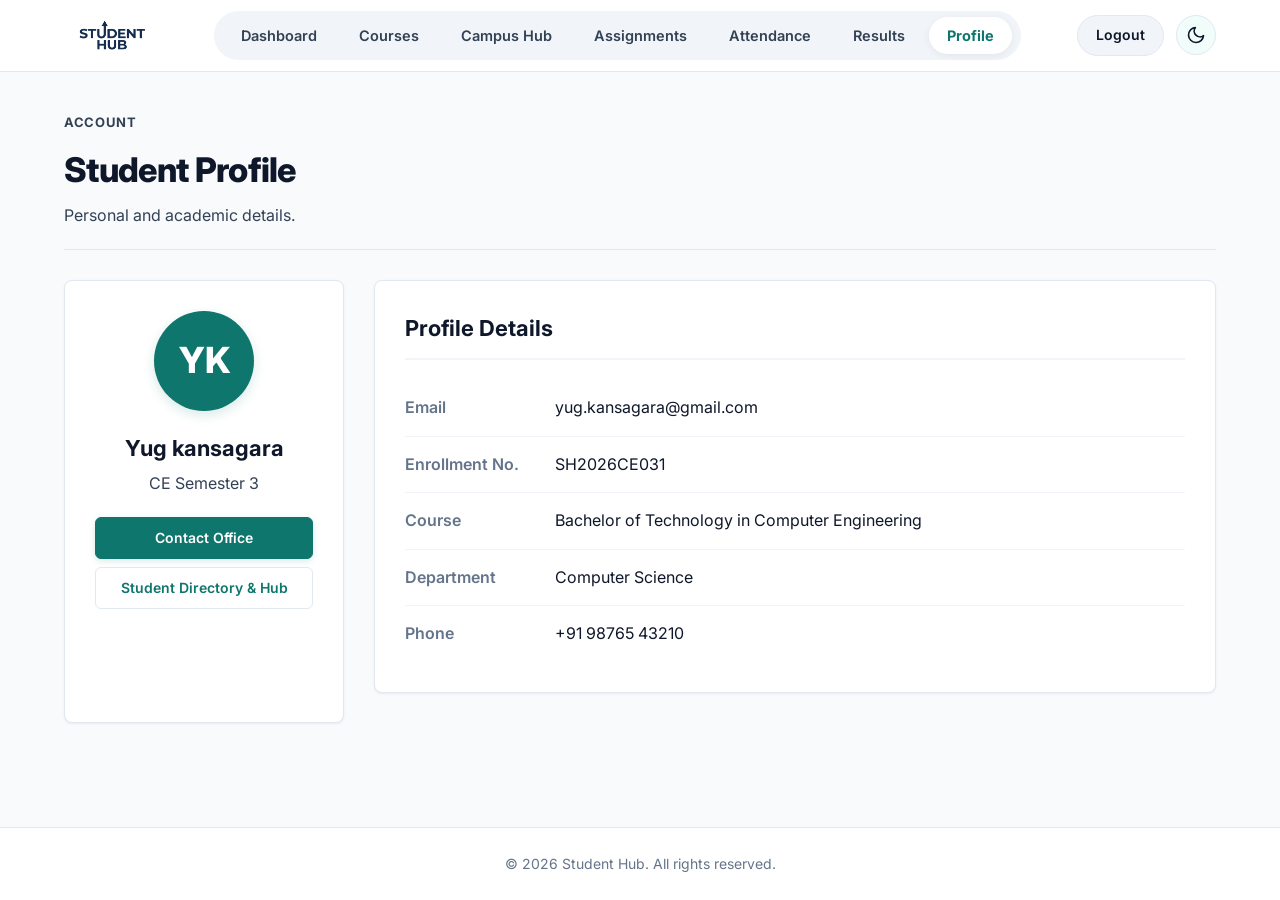
<file: Pages/profile.html>
<!DOCTYPE html>
<html lang="en">
<head>
    <meta charset="UTF-8">
    <meta name="viewport" content="width=device-width, initial-scale=1.0">
    <title>Student Hub - Profile</title>
    <link rel="stylesheet" href="../css/style.css">
    <link rel="stylesheet" href="../css/profile.css">
    <script>
        (function() {
            var saved = localStorage.getItem('studenthub_theme');
            var theme = saved || ((window.matchMedia && window.matchMedia('(prefers-color-scheme: dark)').matches) ? 'dark' : 'light');
            document.documentElement.setAttribute('data-theme', theme);
            document.documentElement.style.colorScheme = theme;
        })();
    </script>
</head>
<body>
    <header class="site-header">
        <a class="brand" href="../index.html">
            <img src="../img/logo.png" alt="Student Hub Logo">
        </a>

        <!-- Centered Floating Pill Navigation -->
        <nav class="main-nav" aria-label="Profile Navigation">
            <a href="dashboard.html">Dashboard</a>
            <a href="courses.html">Courses</a>
            <a href="events.html">Campus Hub</a>
            <a href="assignment.html">Assignments</a>
            <a href="attendance.html">Attendance</a>
            <a href="result.html">Results</a>
            <a href="profile.html" class="active">Profile</a>
        </nav>

        <!-- Right Corner Actions & Controls -->
        <div class="header-right">
            <div class="header-actions">
                <a class="btn-logout" id="logoutLink" href="../index.html">Logout</a>
            </div>

            <button id="themeToggle" class="theme-toggle" aria-label="Toggle Light/Dark Theme" type="button">
                <svg class="sun-icon" viewBox="0 0 24 24"><circle cx="12" cy="12" r="5"></circle><line x1="12" y1="1" x2="12" y2="3"></line><line x1="12" y1="21" x2="12" y2="23"></line><line x1="4.22" y1="4.22" x2="5.64" y2="5.64"></line><line x1="18.36" y1="18.36" x2="19.78" y2="19.78"></line><line x1="1" y1="12" x2="3" y2="12"></line><line x1="21" y1="12" x2="23" y2="12"></line><line x1="4.22" y1="19.78" x2="5.64" y2="18.36"></line><line x1="18.36" y1="5.64" x2="19.78" y2="4.22"></line></svg>
                <svg class="moon-icon" viewBox="0 0 24 24"><path d="M21 12.79A9 9 0 1 1 11.21 3 7 7 0 0 0 21 12.79z"></path></svg>
            </button>

            <button id="hamburgerBtn" class="hamburger-btn" aria-label="Toggle navigation menu" aria-expanded="false" type="button">
                <span></span>
                <span></span>
                <span></span>
            </button>
        </div>

        <!-- Mobile Drawer Navigation -->
        <div class="mobile-nav-drawer" id="mobileNavDrawer">
            <nav class="mobile-nav-links">
                <a href="dashboard.html">Dashboard</a>
                <a href="courses.html">Courses</a>
                <a href="events.html">Campus Hub</a>
                <a href="assignment.html">Assignments</a>
                <a href="attendance.html">Attendance</a>
                <a href="result.html">Results</a>
                <a href="profile.html" class="active">Profile</a>
            </nav>
            <div class="mobile-drawer-actions">
                <a class="btn-logout" style="text-align: center; justify-content: center;" href="../index.html">Logout</a>
            </div>
        </div>
    </header>

    <main class="page-shell">
        <section class="page-heading">
            <div>
                <p class="eyebrow">Account</p>
                <h1>Student Profile</h1>
                <p>Personal and academic details.</p>
            </div>
        </section>

        <section class="profile-layout">
            <article class="profile-card">
                <div class="profile-avatar">YK</div>
                <h2>Yug kansagara</h2>
                <p>CE Semester 3</p>
                <div style="display: flex; flex-direction: column; gap: 8px; width: 100%; margin-top: 12px;">
                    <a class="btn btn-primary" href="contact.html">Contact Office</a>
                    <a class="btn btn-light" href="events.html">Student Directory & Hub</a>
                </div>
            </article>

            <article class="panel">
                <h2>Profile Details</h2>
                <dl class="details-list">
                    <div>
                        <dt>Email</dt>
                        <dd>yug.kansagara@gmail.com</dd>
                    </div>
                    <div>
                        <dt>Enrollment No.</dt>
                        <dd>SH2026CE031</dd>
                    </div>
                    <div>
                        <dt>Course</dt>
                        <dd>Bachelor of Technology in Computer Engineering</dd>
                    </div>
                    <div>
                        <dt>Department</dt>
                        <dd>Computer Science</dd>
                    </div>
                    <div>
                        <dt>Phone</dt>
                        <dd>+91 98765 43210</dd>
                    </div>
                </dl>
            </article>
        </section>
    </main>

    <footer class="site-footer">
        <p>&copy; 2026 Student Hub. All rights reserved.</p>
    </footer>
    <script src="../js/script.js"></script>
</body>
</html>
</file>
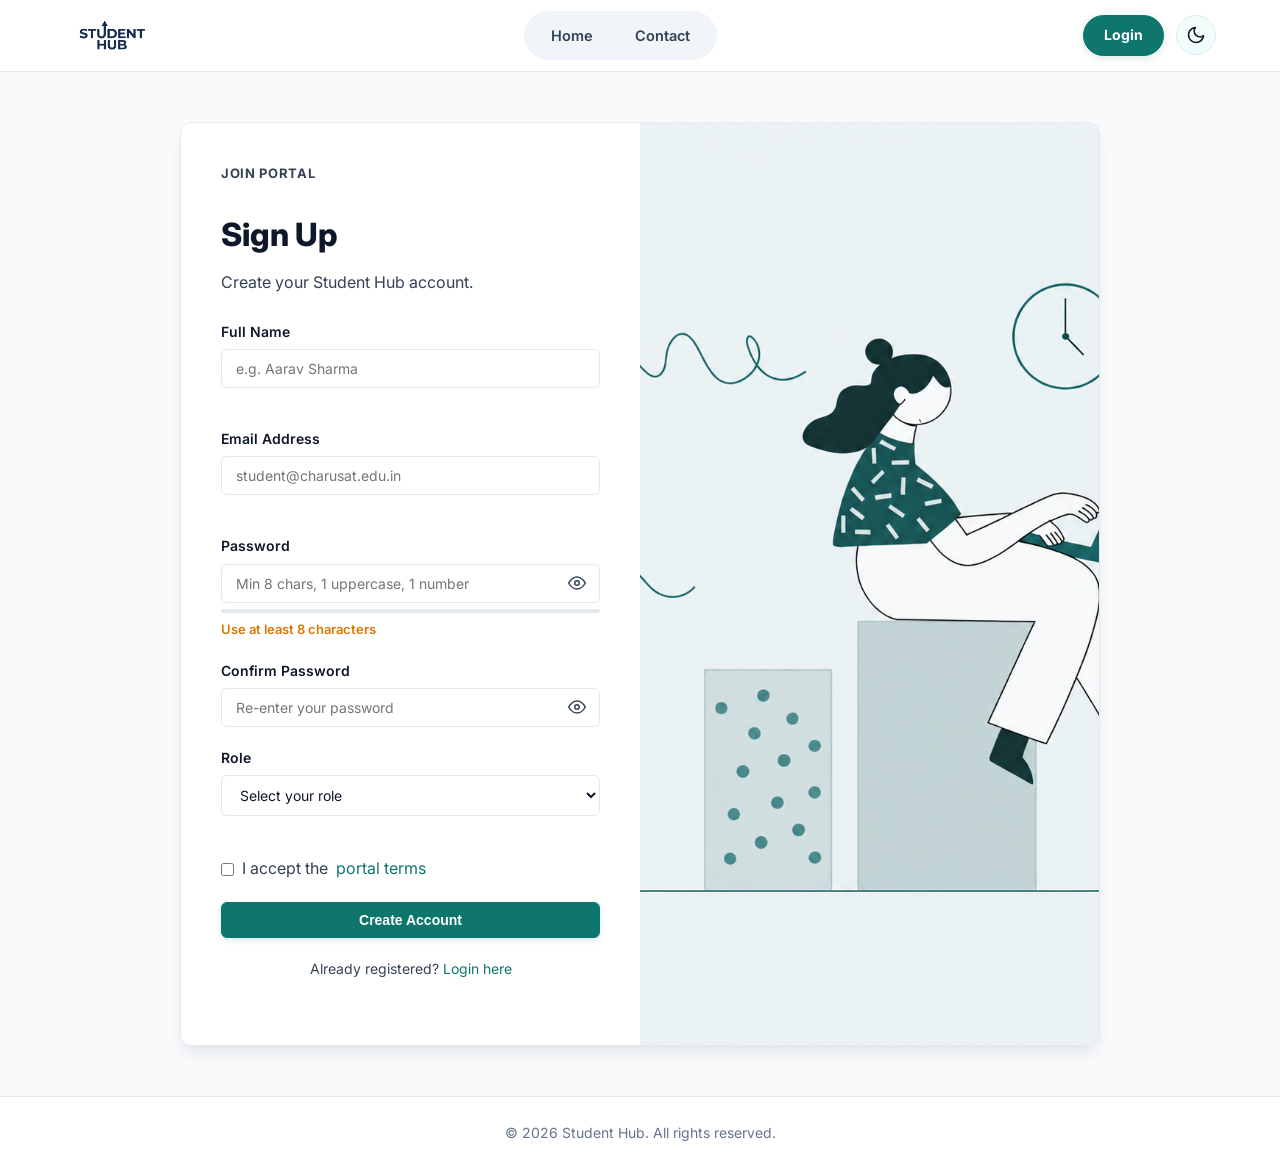
<file: Pages/register.html>
<!DOCTYPE html>
<html lang="en">

<head>
    <meta charset="UTF-8">
    <meta name="viewport" content="width=device-width, initial-scale=1.0">
    <title>Student Hub - Registration</title>
    <link rel="stylesheet" href="../css/style.css">
    <link rel="stylesheet" href="../css/register.css">
    <script>
        (function () {
            var saved = localStorage.getItem('studenthub_theme');
            var theme = saved || ((window.matchMedia && window.matchMedia('(prefers-color-scheme: dark)').matches) ? 'dark' : 'light');
            document.documentElement.setAttribute('data-theme', theme);
            document.documentElement.style.colorScheme = theme;
        })();
    </script>
</head>

<body>
    <header class="site-header">
        <a class="brand" href="../index.html">
            <img src="../img/logo.png" alt="Student Hub Logo">
        </a>

        <!-- Centered Floating Pill Navigation -->
        <nav class="main-nav" aria-label="Register Navigation">
            <a href="../index.html">Home</a>
            <a href="contact.html">Contact</a>
        </nav>

        <!-- Right Corner Actions & Controls -->
        <div class="header-right">
            <div class="header-actions">
                <a class="btn-signup" href="login.html">Login</a>
            </div>

            <button id="themeToggle" class="theme-toggle" aria-label="Toggle Light/Dark Theme" type="button">
                <svg class="sun-icon" viewBox="0 0 24 24"><circle cx="12" cy="12" r="5"></circle><line x1="12" y1="1" x2="12" y2="3"></line><line x1="12" y1="21" x2="12" y2="23"></line><line x1="4.22" y1="4.22" x2="5.64" y2="5.64"></line><line x1="18.36" y1="18.36" x2="19.78" y2="19.78"></line><line x1="1" y1="12" x2="3" y2="12"></line><line x1="21" y1="12" x2="23" y2="12"></line><line x1="4.22" y1="19.78" x2="5.64" y2="18.36"></line><line x1="18.36" y1="5.64" x2="19.78" y2="4.22"></line></svg>
                <svg class="moon-icon" viewBox="0 0 24 24"><path d="M21 12.79A9 9 0 1 1 11.21 3 7 7 0 0 0 21 12.79z"></path></svg>
            </button>

            <button id="hamburgerBtn" class="hamburger-btn" aria-label="Toggle navigation menu" aria-expanded="false" type="button">
                <span></span><span></span><span></span>
            </button>
        </div>

        <!-- Mobile Drawer Navigation -->
        <div class="mobile-nav-drawer" id="mobileNavDrawer">
            <nav class="mobile-nav-links">
                <a href="../index.html">Home</a>
                <a href="contact.html">Contact</a>
            </nav>
            <div class="mobile-drawer-actions">
                <a class="btn-signup" style="text-align:center;justify-content:center;" href="login.html">Login</a>
            </div>
        </div>
    </header>

    <main class="auth-page">
        <section class="auth-card">
            <div class="auth-form">
                <p class="eyebrow">Join Portal</p>
                <h1>Sign Up</h1>
                <p>Create your Student Hub account.</p>

                <!-- Feedback Banner -->
                <div id="formAlert" class="form-alert" role="alert" aria-live="polite" style="display:none;"></div>

                <form id="registerForm" action="../StudentHUB_php/register.php" method="post" novalidate>
                    <input type="hidden" id="csrf_token" name="csrf_token" value="">

                    <!-- Full Name -->
                    <div class="form-group">
                        <label for="student-name">Full Name</label>
                        <input type="text" id="student-name" name="name"
                               placeholder="e.g. Aarav Sharma"
                               autocomplete="name"
                               minlength="2" maxlength="100" required>
                        <small class="field-error" id="name-error"></small>
                    </div>

                    <!-- Email -->
                    <div class="form-group">
                        <label for="student-email">Email Address</label>
                        <input type="email" id="student-email" name="email"
                               placeholder="student@charusat.edu.in"
                               autocomplete="email" required>
                        <small class="field-error" id="email-error"></small>
                    </div>

                    <!-- Password -->
                    <div class="form-group">
                        <label for="student-password">Password</label>
                        <div class="input-icon-wrap">
                            <input type="password" id="student-password" name="password"
                                   placeholder="Min 8 chars, 1 uppercase, 1 number"
                                   autocomplete="new-password"
                                   minlength="8" required>
                            <button type="button" class="toggle-pwd" aria-label="Show password" data-target="student-password">
                                <svg viewBox="0 0 24 24" fill="none" stroke="currentColor" stroke-width="2"><path d="M1 12s4-8 11-8 11 8 11 8-4 8-11 8-11-8-11-8z"/><circle cx="12" cy="12" r="3"/></svg>
                            </button>
                        </div>
                        <!-- Strength bar -->
                        <div class="strength-bar" aria-hidden="true">
                            <div class="strength-fill" id="strengthFill"></div>
                        </div>
                        <small class="password-msg" id="password-strength">Use at least 8 characters</small>
                    </div>

                    <!-- Confirm Password -->
                    <div class="form-group">
                        <label for="confirm-password">Confirm Password</label>
                        <div class="input-icon-wrap">
                            <input type="password" id="confirm-password" name="confirm-password"
                                   placeholder="Re-enter your password"
                                   autocomplete="new-password" required>
                            <button type="button" class="toggle-pwd" aria-label="Show confirm password" data-target="confirm-password">
                                <svg viewBox="0 0 24 24" fill="none" stroke="currentColor" stroke-width="2"><path d="M1 12s4-8 11-8 11 8 11 8-4 8-11 8-11-8-11-8z"/><circle cx="12" cy="12" r="3"/></svg>
                            </button>
                        </div>
                        <small class="password-msg" id="confirm-password-msg"></small>
                    </div>

                    <!-- Role -->
                    <div class="form-group">
                        <label for="login-role">Role</label>
                        <select id="login-role" name="role" required>
                            <option value="">Select your role</option>
                            <option value="student">Student</option>
                            <option value="teacher">Teacher</option>
                            <option value="admin">Admin</option>
                        </select>
                        <small class="field-error" id="role-error"></small>
                    </div>

                    <!-- Course (shown only for Student role) -->
                    <div class="form-group" id="course-group" style="display:none;" aria-hidden="true">
                        <label for="student-course">Course</label>
                        <select id="student-course" name="course">
                            <option value="">Select your course</option>
                            <option value="bca">BCA</option>
                            <option value="bsc-it">BSc IT</option>
                            <option value="mca">MCA</option>
                        </select>
                        <small class="field-error" id="course-error"></small>
                    </div>

                    <!-- Terms -->
                    <label class="inline-check">
                        <input type="checkbox" name="terms" id="terms" required>
                        I accept the <a href="../index.html" target="_blank">portal terms</a>
                    </label>
                    <small class="field-error" id="terms-error"></small>

                    <button class="btn btn-primary full" id="submitBtn" type="submit">
                        <span id="btnText">Create Account</span>
                        <span id="btnSpinner" style="display:none;">
                            <svg width="18" height="18" viewBox="0 0 24 24" fill="none" stroke="currentColor" stroke-width="2" style="animation:spin 1s linear infinite;vertical-align:middle;margin-left:6px;"><path d="M21 12a9 9 0 1 1-6.219-8.56"/></svg>
                            Registering…
                        </span>
                    </button>
                </form>

                <p class="form-note">Already registered? <a href="login.html">Login here</a></p>
            </div>

            <div class="auth-media">
                <img class="signup-image" src="../img/login-illustration-theme.png" alt="Student using laptop illustration">
            </div>
        </section>
    </main>

    <footer class="site-footer">
        <p>&copy; 2026 Student Hub. All rights reserved.</p>
    </footer>

    <script src="../js/script.js"></script>
    <script>
    // ── CSRF token fetch ───────────────────────────────────────────────────
    fetch('../StudentHUB_php/csrf_token.php')
        .then(r => r.json())
        .then(d => { if (d.csrf_token) document.getElementById('csrf_token').value = d.csrf_token; })
        .catch(() => {});

    // ── Password visibility toggles ────────────────────────────────────────
    document.querySelectorAll('.toggle-pwd').forEach(btn => {
        btn.addEventListener('click', () => {
            const input = document.getElementById(btn.dataset.target);
            input.type = input.type === 'password' ? 'text' : 'password';
            btn.setAttribute('aria-label', input.type === 'password' ? 'Show password' : 'Hide password');
        });
    });

    // ── Live password strength ─────────────────────────────────────────────
    const pwdInput   = document.getElementById('student-password');
    const fill       = document.getElementById('strengthFill');
    const pwdMsg     = document.getElementById('password-strength');

    function checkStrength(pwd) {
        let score = 0;
        if (pwd.length >= 8)               score++;
        if (/[A-Z]/.test(pwd))             score++;
        if (/[0-9]/.test(pwd))             score++;
        if (/[^A-Za-z0-9]/.test(pwd))     score++;
        return score;
    }

    const strengthLabels = ['Too short', 'Weak', 'Fair', 'Strong', 'Very strong'];
    const strengthColors = ['#ef4444','#f97316','#eab308','#22c55e','#10b981'];

    pwdInput.addEventListener('input', () => {
        const s = checkStrength(pwdInput.value);
        fill.style.width = (s * 25) + '%';
        fill.style.background = strengthColors[s] || '#ef4444';
        pwdMsg.textContent  = pwdInput.value.length === 0 ? 'Use at least 8 characters' : strengthLabels[s];
        pwdMsg.className    = 'password-msg ' + (s >= 3 ? 'success' : s >= 2 ? '' : 'error');
    });

    // ── Live confirm-password match ────────────────────────────────────────
    const confirmInput = document.getElementById('confirm-password');
    const confirmMsg   = document.getElementById('confirm-password-msg');

    function checkConfirm() {
        if (confirmInput.value === '') { confirmMsg.textContent = ''; return; }
        if (confirmInput.value === pwdInput.value) {
            confirmMsg.textContent = '✓ Passwords match';
            confirmMsg.className   = 'password-msg success';
        } else {
            confirmMsg.textContent = '✗ Passwords do not match';
            confirmMsg.className   = 'password-msg error';
        }
    }
    confirmInput.addEventListener('input', checkConfirm);
    pwdInput.addEventListener('input', checkConfirm);

    // ── Course group toggle ────────────────────────────────────────────────
    const roleSelect  = document.getElementById('login-role');
    const courseGroup = document.getElementById('course-group');

    roleSelect.addEventListener('change', () => {
        const isStudent = roleSelect.value === 'student';
        courseGroup.style.display = isStudent ? '' : 'none';
        courseGroup.setAttribute('aria-hidden', String(!isStudent));
        document.getElementById('student-course').required = isStudent;
    });

    // ── Client-side validation (mirrors server rules exactly) ─────────────
    function clearErrors() {
        document.querySelectorAll('.field-error').forEach(el => el.textContent = '');
        document.querySelectorAll('.form-group input, .form-group select').forEach(el => el.classList.remove('input-error'));
    }

    function setError(fieldId, errorId, msg) {
        const input = document.getElementById(fieldId);
        const err   = document.getElementById(errorId);
        if (input) input.classList.add('input-error');
        if (err)   err.textContent = msg;
    }

    function validateForm() {
        clearErrors();
        let valid = true;
        const name    = document.getElementById('student-name').value.trim();
        const email   = document.getElementById('student-email').value.trim();
        const pwd     = pwdInput.value;
        const confirm = confirmInput.value;
        const role    = roleSelect.value;
        const course  = document.getElementById('student-course').value;
        const terms   = document.getElementById('terms').checked;

        if (name.length < 2) {
            setError('student-name', 'name-error', 'Full name must be at least 2 characters long.');
            valid = false;
        }

        const emailRx = /^[^\s@]+@[^\s@]+\.[^\s@]+$/;
        if (!emailRx.test(email)) {
            setError('student-email', 'email-error', 'Please enter a valid email address.');
            valid = false;
        }

        if (pwd.length < 8) {
            setError('student-password', 'password-strength', 'Password must be at least 8 characters.');
            valid = false;
        } else if (!/[A-Z]/.test(pwd)) {
            setError('student-password', 'password-strength', 'Must contain at least one uppercase letter.');
            valid = false;
        } else if (!/[0-9]/.test(pwd)) {
            setError('student-password', 'password-strength', 'Must contain at least one number.');
            valid = false;
        }

        if (pwd !== confirm) {
            setError('confirm-password', 'confirm-password-msg', 'Passwords do not match.');
            valid = false;
        }

        if (!role) {
            setError('login-role', 'role-error', 'Please select a role.');
            valid = false;
        }

        if (role === 'student' && !course) {
            setError('student-course', 'course-error', 'Please select your course.');
            valid = false;
        }

        if (!terms) {
            document.getElementById('terms-error').textContent = 'You must accept the portal terms.';
            valid = false;
        }

        return valid;
    }

    // ── Form submission (AJAX with graceful fallback) ──────────────────────
    const form      = document.getElementById('registerForm');
    const alert_box = document.getElementById('formAlert');
    const submitBtn = document.getElementById('submitBtn');
    const btnText   = document.getElementById('btnText');
    const spinner   = document.getElementById('btnSpinner');

    function showAlert(msg, errors, success) {
        alert_box.style.display = 'block';
        alert_box.className = 'form-alert ' + (success ? 'form-alert--success' : 'form-alert--error');
        let html = '<strong>' + (success ? '✅ ' : '❌ ') + msg + '</strong>';
        if (errors && errors.length) {
            html += '<ul>' + errors.map(e => `<li>${e}</li>`).join('') + '</ul>';
        }
        alert_box.innerHTML = html;
        alert_box.scrollIntoView({ behavior: 'smooth', block: 'nearest' });
    }

    form.addEventListener('submit', e => {
        if (!validateForm()) { e.preventDefault(); return; }

        e.preventDefault();
        btnText.style.display  = 'none';
        spinner.style.display  = 'inline';
        submitBtn.disabled     = true;
        alert_box.style.display = 'none';

        fetch(form.action, {
            method: 'POST',
            body:   new FormData(form),
            headers: { 'Accept': 'application/json' }
        })
        .then(async res => {
            const data = await res.json().catch(() => ({}));

            if (data.success) {
                showAlert(data.message, [], true);
                form.reset();
                setTimeout(() => {
                    if (data.redirect) window.location.href = data.redirect;
                }, 2000);
            } else {
                showAlert(data.message || 'Registration failed.', data.errors || [], false);
            }
        })
        .catch(() => {
            // Graceful fallback: standard POST
            form.submit();
        })
        .finally(() => {
            btnText.style.display = 'inline';
            spinner.style.display = 'none';
            submitBtn.disabled    = false;
        });
    });
    </script>
</body>

</html>
</file>
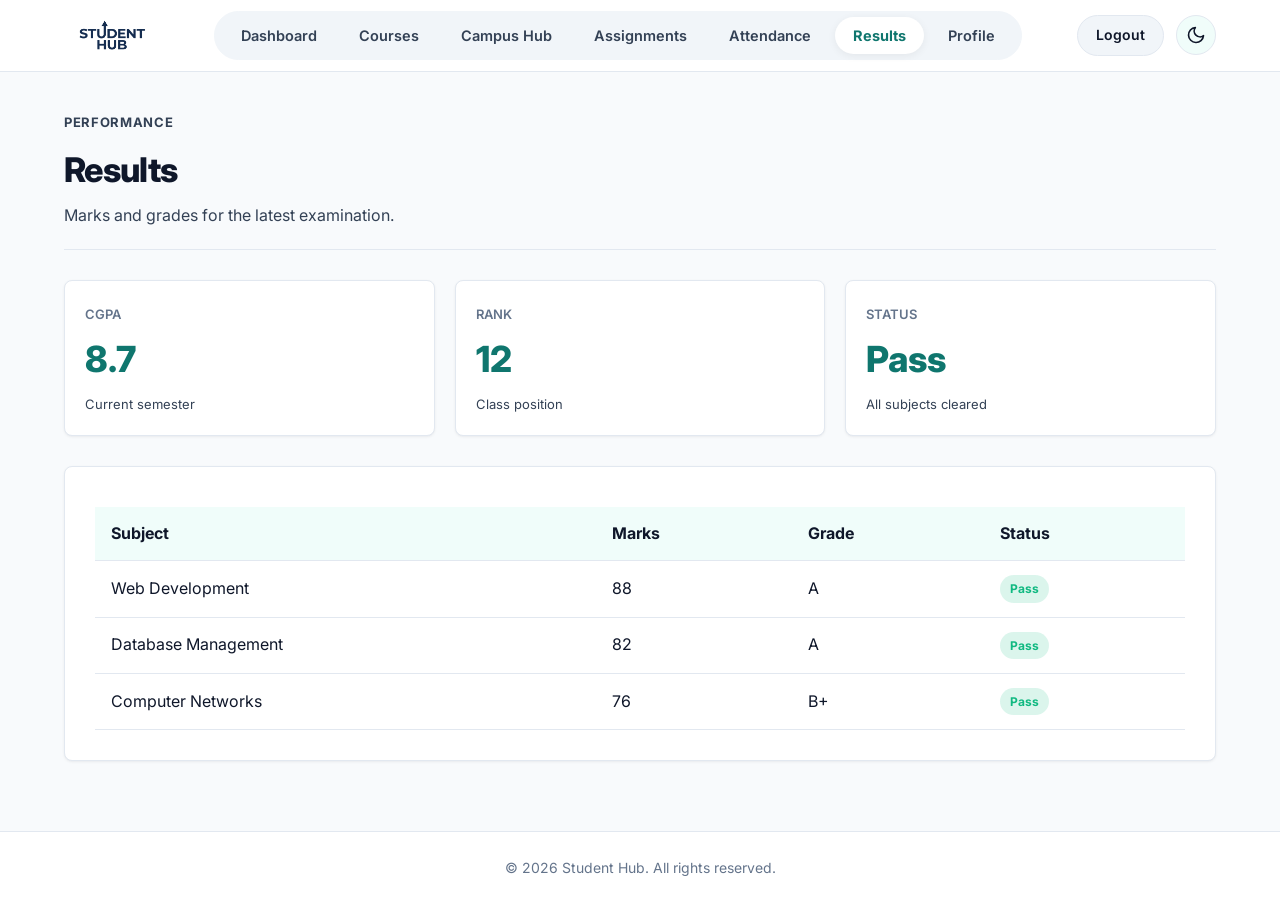
<file: Pages/result.html>
<!DOCTYPE html>
<html lang="en">
<head>
    <meta charset="UTF-8">
    <meta name="viewport" content="width=device-width, initial-scale=1.0">
    <title>Student Hub - Results</title>
    <link rel="stylesheet" href="../css/style.css">
    <link rel="stylesheet" href="../css/result.css">
    <script>
        (function() {
            var saved = localStorage.getItem('studenthub_theme');
            var theme = saved || ((window.matchMedia && window.matchMedia('(prefers-color-scheme: dark)').matches) ? 'dark' : 'light');
            document.documentElement.setAttribute('data-theme', theme);
            document.documentElement.style.colorScheme = theme;
        })();
    </script>
</head>
<body>
    <header class="site-header">
        <a class="brand" href="../index.html">
            <img src="../img/logo.png" alt="Student Hub Logo">
        </a>

        <!-- Centered Floating Pill Navigation -->
        <nav class="main-nav" aria-label="Results Navigation">
            <a href="dashboard.html">Dashboard</a>
            <a href="courses.html">Courses</a>
            <a href="events.html">Campus Hub</a>
            <a href="assignment.html">Assignments</a>
            <a href="attendance.html">Attendance</a>
            <a href="result.html" class="active">Results</a>
            <a href="profile.html">Profile</a>
        </nav>

        <!-- Right Corner Actions & Controls -->
        <div class="header-right">
            <div class="header-actions">
                <a class="btn-logout" id="logoutLink" href="../index.html">Logout</a>
            </div>

            <button id="themeToggle" class="theme-toggle" aria-label="Toggle Light/Dark Theme" type="button">
                <svg class="sun-icon" viewBox="0 0 24 24"><circle cx="12" cy="12" r="5"></circle><line x1="12" y1="1" x2="12" y2="3"></line><line x1="12" y1="21" x2="12" y2="23"></line><line x1="4.22" y1="4.22" x2="5.64" y2="5.64"></line><line x1="18.36" y1="18.36" x2="19.78" y2="19.78"></line><line x1="1" y1="12" x2="3" y2="12"></line><line x1="21" y1="12" x2="23" y2="12"></line><line x1="4.22" y1="19.78" x2="5.64" y2="18.36"></line><line x1="18.36" y1="5.64" x2="19.78" y2="4.22"></line></svg>
                <svg class="moon-icon" viewBox="0 0 24 24"><path d="M21 12.79A9 9 0 1 1 11.21 3 7 7 0 0 0 21 12.79z"></path></svg>
            </button>

            <button id="hamburgerBtn" class="hamburger-btn" aria-label="Toggle navigation menu" aria-expanded="false" type="button">
                <span></span>
                <span></span>
                <span></span>
            </button>
        </div>

        <!-- Mobile Drawer Navigation -->
        <div class="mobile-nav-drawer" id="mobileNavDrawer">
            <nav class="mobile-nav-links">
                <a href="dashboard.html">Dashboard</a>
                <a href="courses.html">Courses</a>
                <a href="events.html">Campus Hub</a>
                <a href="assignment.html">Assignments</a>
                <a href="attendance.html">Attendance</a>
                <a href="result.html" class="active">Results</a>
                <a href="profile.html">Profile</a>
            </nav>
            <div class="mobile-drawer-actions">
                <a class="btn-logout" style="text-align: center; justify-content: center;" href="../index.html">Logout</a>
            </div>
        </div>
    </header>

    <main class="page-shell">
        <section class="page-heading">
            <div>
                <p class="eyebrow">Performance</p>
                <h1>Results</h1>
                <p>Marks and grades for the latest examination.</p>
            </div>
        </section>

        <section class="stats-grid">
            <article class="stat-card">
                <span>CGPA</span>
                <strong>8.7</strong>
                <p>Current semester</p>
            </article>
            <article class="stat-card">
                <span>Rank</span>
                <strong>12</strong>
                <p>Class position</p>
            </article>
            <article class="stat-card">
                <span>Status</span>
                <strong>Pass</strong>
                <p>All subjects cleared</p>
            </article>
        </section>

        <section class="panel">
            <div class="table-wrap">
                <table>
                    <thead>
                        <tr>
                            <th>Subject</th>
                            <th>Marks</th>
                            <th>Grade</th>
                            <th>Status</th>
                        </tr>
                    </thead>
                    <tbody>
                        <tr>
                            <td>Web Development</td>
                            <td>88</td>
                            <td>A</td>
                            <td><span class="badge success">Pass</span></td>
                        </tr>
                        <tr>
                            <td>Database Management</td>
                            <td>82</td>
                            <td>A</td>
                            <td><span class="badge success">Pass</span></td>
                        </tr>
                        <tr>
                            <td>Computer Networks</td>
                            <td>76</td>
                            <td>B+</td>
                            <td><span class="badge success">Pass</span></td>
                        </tr>
                    </tbody>
                </table>
            </div>
        </section>
    </main>

    <footer class="site-footer">
        <p>&copy; 2026 Student Hub. All rights reserved.</p>
    </footer>
    <script src="../js/script.js"></script>
</body>
</html>
</file>
<file: css/style.css>
/* ==========================================================================
   STUDENT HUB - CORE & COMPONENT STYLES
   ========================================================================== */

@import url('https://fonts.googleapis.com/css2?family=Inter:wght@400;500;600;700;800&display=swap');

/* --- THEME TOKENS --- */
:root {
    --font-sans: 'Inter', -apple-system, BlinkMacSystemFont, 'Segoe UI', Roboto, Helvetica, Arial, sans-serif;
    
    /* Light Theme (Sharp & Clean) */
    --bg-body: #f8fafc;
    --bg-surface: #ffffff;
    --bg-card: #ffffff;
    --bg-subtle: #f1f5f9;
    --bg-accent-subtle: #f0fdfa;
    
    --text-primary: #0f172a;
    --text-secondary: #334155;
    --text-muted: #64748b;
    
    --border-color: #e2e8f0;
    --border-subtle: #f1f5f9;
    
    --brand-primary: #0f766e;
    --brand-hover: #115e59;
    --brand-light: #ccfbf1;
    --brand-glow: rgba(15, 118, 110, 0.16);
    --accent-orange: #d97706;
    
    --shadow-xs: 0 1px 2px 0 rgba(15, 23, 42, 0.04);
    --shadow-sm: 0 1px 3px 0 rgba(15, 23, 42, 0.06), 0 1px 2px -1px rgba(15, 23, 42, 0.04);
    --shadow-md: 0 4px 6px -1px rgba(15, 23, 42, 0.07), 0 2px 4px -2px rgba(15, 23, 42, 0.04);
    --shadow-lg: 0 10px 15px -3px rgba(15, 23, 42, 0.08), 0 4px 6px -4px rgba(15, 23, 42, 0.03);
    --shadow-xl: 0 20px 25px -5px rgba(15, 23, 42, 0.08), 0 8px 10px -6px rgba(15, 23, 42, 0.03);
    
    --banner-bg: #0f766e;
    --banner-text: #ffffff;
    --modal-backdrop: rgba(15, 23, 42, 0.6);
    
    --radius-sm: 6px;
    --radius-md: 8px;
    --radius-lg: 12px;
    --radius-xl: 16px;
    --radius-full: 9999px;
    
    --transition-fast: 0.18s cubic-bezier(0.4, 0, 0.2, 1);
    --transition-normal: 0.25s cubic-bezier(0.4, 0, 0.2, 1);
}

:root[data-theme="dark"],
html[data-theme="dark"],
[data-theme="dark"] {
    --bg-body: #0b0f19;
    --bg-surface: #111827;
    --bg-card: #151f32;
    --bg-subtle: #0f172a;
    --bg-accent-subtle: #132630;
    
    --text-primary: #f8fafc;
    --text-secondary: #cbd5e1;
    --text-muted: #94a3b8;
    
    --border-color: rgba(255, 255, 255, 0.08);
    --border-subtle: rgba(255, 255, 255, 0.04);
    
    --brand-primary: #2dd4bf;
    --brand-hover: #5eead4;
    --brand-light: rgba(45, 212, 191, 0.12);
    --brand-glow: rgba(45, 212, 191, 0.25);
    --accent-orange: #fbbf24;
    
    --shadow-xs: 0 1px 2px 0 rgba(0, 0, 0, 0.3);
    --shadow-sm: 0 1px 3px 0 rgba(0, 0, 0, 0.35);
    --shadow-md: 0 4px 12px 0 rgba(0, 0, 0, 0.45);
    --shadow-lg: 0 12px 28px -4px rgba(0, 0, 0, 0.55);
    --shadow-xl: 0 20px 32px -4px rgba(0, 0, 0, 0.65);
    
    --banner-bg: #092025;
    --banner-text: #e2f8f9;
    --modal-backdrop: rgba(3, 7, 18, 0.82);
}

/* --- BASE STYLES --- */
* {
    box-sizing: border-box;
    margin: 0;
    padding: 0;
}

html {
    -webkit-font-smoothing: antialiased;
    -moz-osx-font-smoothing: grayscale;
    text-rendering: optimizeLegibility;
}

body {
    font-family: var(--font-sans);
    background-color: var(--bg-body);
    color: var(--text-primary);
    line-height: 1.6;
    min-height: 100vh;
    display: flex;
    flex-direction: column;
    transition: background-color var(--transition-normal), color var(--transition-normal);
}

body.modal-open {
    overflow: hidden;
}

main {
    flex: 1;
}

a {
    color: var(--brand-primary);
    text-decoration: none;
    transition: color var(--transition-fast);
}

a:hover {
    text-decoration: underline;
    color: var(--brand-hover);
}

.eyebrow {
    color: var(--accent-orange);
    font-size: 13px;
    font-weight: 700;
    text-transform: uppercase;
    letter-spacing: 0.05em;
    margin-bottom: 10px;
}

/* ==========================================================================
   NOTIFICATION BANNER COMPONENT
   ========================================================================== */
.notification-banner {
    background: linear-gradient(90deg, var(--banner-bg) 0%, #175e64 100%);
    color: var(--banner-text);
    padding: 10px 5%;
    display: flex;
    align-items: center;
    justify-content: center;
    gap: 15px;
    font-size: 14px;
    position: relative;
    z-index: 1050;
    border-bottom: 1px solid rgba(255, 255, 255, 0.1);
    box-shadow: var(--shadow-sm);
    max-height: 100px;
    opacity: 1;
    transform: translateY(0);
    transition: max-height 0.4s ease, opacity 0.3s ease, padding 0.4s ease, transform 0.3s ease;
    overflow: hidden;
}

.notification-banner.hidden {
    max-height: 0;
    opacity: 0;
    padding-top: 0;
    padding-bottom: 0;
    transform: translateY(-100%);
    pointer-events: none;
    border-bottom: none;
}

.banner-pill {
    background: rgba(255, 255, 255, 0.2);
    padding: 3px 10px;
    border-radius: var(--radius-full);
    font-weight: 700;
    font-size: 11px;
    letter-spacing: 0.05em;
    text-transform: uppercase;
    white-space: nowrap;
    display: inline-flex;
    align-items: center;
    gap: 5px;
}

.banner-content {
    display: flex;
    align-items: center;
    gap: 12px;
    flex-wrap: wrap;
    justify-content: center;
}

.banner-text {
    font-weight: 500;
}

.banner-btn {
    background: #ffffff;
    color: #0f5154;
    padding: 4px 12px;
    border-radius: var(--radius-full);
    font-size: 12px;
    font-weight: 700;
    cursor: pointer;
    border: none;
    display: inline-flex;
    align-items: center;
    gap: 4px;
    transition: transform var(--transition-fast), background-color var(--transition-fast);
}

.banner-btn:hover {
    transform: translateY(-1px);
    background-color: #f1f5f9;
    text-decoration: none;
    color: #0f5154;
}

.banner-close {
    background: transparent;
    border: none;
    color: var(--banner-text);
    cursor: pointer;
    font-size: 20px;
    line-height: 1;
    width: 28px;
    height: 28px;
    border-radius: var(--radius-full);
    display: flex;
    align-items: center;
    justify-content: center;
    opacity: 0.8;
    transition: opacity var(--transition-fast), background-color var(--transition-fast);
    margin-left: auto;
}

.banner-close:hover {
    opacity: 1;
    background: rgba(255, 255, 255, 0.15);
}

/* ==========================================================================
   HEADER & NAVIGATION
   ========================================================================== */
.site-header {
    display: flex;
    justify-content: space-between;
    align-items: center;
    padding: 0 5%;
    height: 72px;
    background-color: var(--bg-surface);
    border-bottom: 1px solid var(--border-color);
    position: sticky;
    top: 0;
    z-index: 1000;
    transition: background-color var(--transition-normal), border-color var(--transition-normal);
}

.brand {
    display: flex;
    align-items: center;
    gap: 10px;
    font-size: 22px;
    font-weight: 800;
    color: var(--text-primary);
    text-decoration: none;
    flex-shrink: 0;
}

.brand:hover {
    text-decoration: none;
}

.brand img {
    height: 48px;
    width: auto;
    display: block;
    object-fit: contain;
    transition: filter var(--transition-fast);
}

[data-theme="dark"] .brand img {
    filter: brightness(0) invert(1);
}

/* --- CENTERED PILL NAVIGATION --- */
.main-nav {
    display: flex;
    align-items: center;
    gap: 6px;
    background-color: var(--bg-subtle);
    padding: 5px 8px;
    border-radius: var(--radius-full);
    border: 1px solid var(--border-subtle);
}

.main-nav a {
    color: var(--text-secondary);
    font-weight: 600;
    font-size: 14.5px;
    padding: 7px 18px;
    border-radius: var(--radius-full);
    position: relative;
    transition: all var(--transition-fast);
    text-decoration: none;
    display: inline-flex;
    align-items: center;
}

.main-nav a:hover {
    color: var(--brand-primary);
    background-color: rgba(20, 108, 112, 0.08);
    text-decoration: none;
}

.main-nav a.active {
    color: var(--brand-primary);
    background-color: var(--bg-surface);
    box-shadow: 0 2px 8px rgba(0, 0, 0, 0.06);
    font-weight: 700;
    text-decoration: none;
}

[data-theme="dark"] .main-nav a.active {
    background-color: var(--bg-card);
    color: var(--brand-primary);
    box-shadow: 0 2px 8px rgba(0, 0, 0, 0.3);
}

/* --- RIGHT CORNER ACTIONS & CONTROLS --- */
.header-right {
    display: flex;
    align-items: center;
    gap: 12px;
    flex-shrink: 0;
}

.header-actions {
    display: flex;
    align-items: center;
    gap: 10px;
}

.btn-login {
    display: inline-flex;
    align-items: center;
    justify-content: center;
    padding: 8px 18px;
    border-radius: var(--radius-full);
    font-weight: 600;
    font-size: 14px;
    color: var(--text-primary);
    background-color: transparent;
    border: 1px solid var(--border-color);
    text-decoration: none;
    transition: all var(--transition-fast);
}

.btn-login:hover {
    background-color: var(--bg-accent-subtle);
    border-color: var(--brand-primary);
    color: var(--brand-primary);
    text-decoration: none;
}

.btn-signup {
    display: inline-flex;
    align-items: center;
    justify-content: center;
    padding: 8px 20px;
    border-radius: var(--radius-full);
    font-weight: 700;
    font-size: 14px;
    background-color: var(--brand-primary);
    color: #ffffff !important;
    border: 1px solid var(--brand-primary);
    box-shadow: 0 2px 8px var(--brand-glow);
    text-decoration: none;
    transition: all var(--transition-fast);
}

.btn-signup:hover {
    background-color: var(--brand-hover);
    border-color: var(--brand-hover);
    transform: translateY(-1px);
    box-shadow: 0 4px 14px var(--brand-glow);
    text-decoration: none;
}

.btn-logout {
    display: inline-flex;
    align-items: center;
    justify-content: center;
    padding: 8px 18px;
    border-radius: var(--radius-full);
    font-weight: 600;
    font-size: 14px;
    color: var(--text-primary);
    background-color: var(--bg-subtle);
    border: 1px solid var(--border-color);
    text-decoration: none;
    transition: all var(--transition-fast);
}

.btn-logout:hover {
    background-color: #fee2e2;
    border-color: #ef4444;
    color: #dc2626;
    text-decoration: none;
}

[data-theme="dark"] .btn-logout:hover {
    background-color: #451a1a;
    border-color: #ef4444;
    color: #fca5a5;
}

/* ==========================================================================
   NOTIFICATION CENTER & DROPDOWN
   ========================================================================== */
.notification-dropdown-wrapper {
    position: relative;
    display: inline-flex;
    align-items: center;
}

.notification-btn {
    background: var(--bg-accent-subtle);
    border: 1px solid var(--border-color);
    color: var(--text-primary);
    width: 40px;
    height: 40px;
    border-radius: var(--radius-full);
    cursor: pointer;
    display: inline-flex;
    align-items: center;
    justify-content: center;
    padding: 0;
    position: relative;
    transition: background-color var(--transition-fast), border-color var(--transition-fast), color var(--transition-fast), transform var(--transition-fast);
    flex-shrink: 0;
}

.notification-btn:hover {
    background: var(--brand-light);
    border-color: var(--brand-primary);
    color: var(--brand-primary);
    transform: translateY(-1px);
}

.notification-btn:focus-visible {
    outline: none;
    box-shadow: 0 0 0 3px var(--brand-glow);
}

.notification-btn svg.bell-icon {
    width: 20px;
    height: 20px;
    stroke: currentColor;
    pointer-events: none;
    transition: transform var(--transition-fast);
}

.notification-btn:hover svg.bell-icon {
    transform: rotate(12deg);
}

.notification-badge {
    position: absolute;
    top: -3px;
    right: -3px;
    min-width: 18px;
    height: 18px;
    padding: 0 4px;
    background: #ef4444;
    color: #ffffff;
    font-size: 11px;
    font-weight: 800;
    border-radius: var(--radius-full);
    display: flex;
    align-items: center;
    justify-content: center;
    box-shadow: 0 0 0 2px var(--bg-surface);
    pointer-events: none;
    transition: transform var(--transition-fast), opacity var(--transition-fast);
}

.notification-badge.hidden {
    display: none;
}

/* Floating Notification Dropdown */
.notification-dropdown {
    position: absolute;
    top: calc(100% + 12px);
    right: 0;
    width: 380px;
    max-width: calc(100vw - 32px);
    background-color: var(--bg-card);
    border: 1px solid var(--border-color);
    border-radius: var(--radius-lg);
    box-shadow: var(--shadow-lg);
    z-index: 1100;
    opacity: 0;
    visibility: hidden;
    transform: translateY(8px) scale(0.97);
    transition: opacity var(--transition-fast), transform var(--transition-fast), visibility var(--transition-fast);
    pointer-events: none;
    overflow: hidden;
}

.notification-dropdown.active {
    opacity: 1;
    visibility: visible;
    transform: translateY(0) scale(1);
    pointer-events: auto;
}

/* Dropdown Header */
.notification-dropdown-header {
    display: flex;
    align-items: center;
    justify-content: space-between;
    padding: 14px 18px;
    border-bottom: 1px solid var(--border-color);
    background-color: var(--bg-subtle);
}

.notification-title-wrap {
    display: flex;
    align-items: center;
    gap: 10px;
}

.notification-header-icon {
    font-size: 18px;
}

.notification-title-wrap h3 {
    font-size: 15px;
    font-weight: 700;
    color: var(--text-primary);
    line-height: 1.2;
    margin: 0;
}

.notification-subtitle {
    font-size: 12px;
    color: var(--text-muted);
    margin: 2px 0 0 0;
}

.notification-header-actions {
    display: flex;
    align-items: center;
    gap: 8px;
}

.notification-count-tag {
    background: rgba(20, 108, 112, 0.12);
    color: var(--brand-primary);
    font-size: 11px;
    font-weight: 700;
    padding: 2px 8px;
    border-radius: var(--radius-full);
}

[data-theme="dark"] .notification-count-tag {
    background: rgba(30, 189, 190, 0.2);
    color: var(--brand-primary);
}

.notification-read-btn {
    background: transparent;
    border: none;
    font-size: 12px;
    font-weight: 600;
    color: var(--text-muted);
    cursor: pointer;
    padding: 3px 6px;
    border-radius: var(--radius-sm);
    transition: color var(--transition-fast), background-color var(--transition-fast);
}

.notification-read-btn:hover {
    color: var(--brand-primary);
    background-color: var(--bg-accent-subtle);
}

/* Notification List */
.notification-list {
    max-height: 380px;
    overflow-y: auto;
}

.notification-item {
    display: flex;
    gap: 12px;
    padding: 14px 18px;
    border-bottom: 1px solid var(--border-subtle);
    transition: background-color var(--transition-fast);
}

.notification-item:last-child {
    border-bottom: none;
}

.notification-item:hover {
    background-color: var(--bg-subtle);
}

.notification-item.unread {
    background-color: var(--bg-accent-subtle);
}

.notification-item.unread:hover {
    background-color: rgba(20, 108, 112, 0.08);
}

[data-theme="dark"] .notification-item.unread:hover {
    background-color: rgba(30, 189, 190, 0.12);
}

.notification-item-icon {
    width: 36px;
    height: 36px;
    border-radius: var(--radius-md);
    background-color: var(--bg-surface);
    border: 1px solid var(--border-color);
    display: flex;
    align-items: center;
    justify-content: center;
    font-size: 16px;
    flex-shrink: 0;
    box-shadow: var(--shadow-sm);
}

.notification-item-body {
    flex: 1;
    min-width: 0;
}

.notification-item-meta {
    display: flex;
    align-items: center;
    justify-content: space-between;
    gap: 8px;
    margin-bottom: 4px;
}

.announcement-tag {
    background-color: var(--brand-primary);
    color: #ffffff;
    font-size: 10px;
    font-weight: 700;
    text-transform: uppercase;
    letter-spacing: 0.04em;
    padding: 2px 7px;
    border-radius: var(--radius-full);
}

.announcement-tag.secondary {
    background-color: var(--accent-orange);
}

.notification-item-time {
    font-size: 11px;
    color: var(--text-muted);
    font-weight: 500;
}

.notification-item-title {
    font-size: 13.5px;
    font-weight: 700;
    color: var(--text-primary);
    margin-bottom: 4px;
    line-height: 1.35;
}

.notification-item-desc {
    font-size: 12.5px;
    color: var(--text-secondary);
    line-height: 1.5;
    margin-bottom: 8px;
}

.btn-notification-action {
    display: inline-flex;
    align-items: center;
    gap: 5px;
    font-size: 12px;
    font-weight: 700;
    color: var(--brand-primary);
    background: transparent;
    border: 1px solid var(--brand-primary);
    padding: 3px 10px;
    border-radius: var(--radius-full);
    cursor: pointer;
    transition: all var(--transition-fast);
}

.btn-notification-action:hover {
    background: var(--brand-primary);
    color: #ffffff !important;
    transform: translateY(-1px);
}

/* Dropdown Footer */
.notification-dropdown-footer {
    padding: 10px 18px;
    border-top: 1px solid var(--border-color);
    background-color: var(--bg-subtle);
    text-align: center;
}

.notification-modal-trigger-btn {
    width: 100%;
    display: flex;
    align-items: center;
    justify-content: center;
    gap: 6px;
    font-size: 12.5px;
    font-weight: 600;
    color: var(--brand-primary);
    background: transparent;
    border: none;
    cursor: pointer;
    padding: 6px 10px;
    border-radius: var(--radius-sm);
    transition: background-color var(--transition-fast);
}

.notification-modal-trigger-btn:hover {
    background-color: var(--bg-accent-subtle);
    text-decoration: underline;
}

/* --- THEME TOGGLE BUTTON --- */
.theme-toggle {
    background: var(--bg-accent-subtle);
    border: 1px solid var(--border-color);
    color: var(--text-primary);
    width: 40px;
    height: 40px;
    border-radius: var(--radius-full);
    cursor: pointer;
    display: inline-flex;
    align-items: center;
    justify-content: center;
    padding: 0;
    position: relative;
    overflow: hidden;
    transition: background-color var(--transition-fast), border-color var(--transition-fast), transform var(--transition-fast);
    flex-shrink: 0;
}

.theme-toggle:hover {
    background: var(--brand-light);
    border-color: var(--brand-primary);
    transform: rotate(15deg);
}

.theme-toggle svg {
    width: 20px;
    height: 20px;
    transition: transform 0.4s cubic-bezier(0.175, 0.885, 0.32, 1.275), opacity 0.3s ease;
    stroke: currentColor;
    fill: none;
    stroke-width: 2;
    stroke-linecap: round;
    stroke-linejoin: round;
    pointer-events: none;
}

.theme-toggle .sun-icon {
    position: absolute;
    opacity: 0;
    transform: scale(0.5) rotate(-90deg);
}

.theme-toggle .moon-icon {
    opacity: 1;
    transform: scale(1) rotate(0);
}

[data-theme="dark"] .theme-toggle .sun-icon {
    opacity: 1;
    transform: scale(1) rotate(0);
    color: #fbbf24;
}

[data-theme="dark"] .theme-toggle .moon-icon {
    opacity: 0;
    transform: scale(0.5) rotate(90deg);
}

/* --- HAMBURGER MENU BUTTON --- */
.hamburger-btn {
    display: none;
    flex-direction: column;
    justify-content: space-around;
    width: 40px;
    height: 40px;
    background: var(--bg-accent-subtle);
    border: 1px solid var(--border-color);
    border-radius: var(--radius-sm);
    padding: 9px 8px;
    cursor: pointer;
    z-index: 1001;
    transition: background var(--transition-fast), border-color var(--transition-fast);
}

.hamburger-btn:hover {
    background: var(--brand-light);
    border-color: var(--brand-primary);
}

.hamburger-btn span {
    display: block;
    width: 100%;
    height: 2.5px;
    background-color: var(--text-primary);
    border-radius: 2px;
    transition: all 0.3s cubic-bezier(0.4, 0, 0.2, 1);
    transform-origin: center;
}

.hamburger-btn.active span:nth-child(1) {
    transform: translateY(7px) rotate(45deg);
}

.hamburger-btn.active span:nth-child(2) {
    opacity: 0;
    transform: scale(0.2);
}

.hamburger-btn.active span:nth-child(3) {
    transform: translateY(-7px) rotate(-45deg);
}

/* --- MOBILE DRAWER (Hidden on desktop) --- */
.mobile-nav-drawer {
    display: none;
}

/* ==========================================================================
   BUTTONS
   ========================================================================== */
.btn {
    display: inline-flex;
    align-items: center;
    justify-content: center;
    gap: 8px;
    padding: 9px 18px;
    border-radius: var(--radius-sm);
    font-weight: 600;
    font-size: 14px;
    text-align: center;
    cursor: pointer;
    border: 1px solid transparent;
    text-decoration: none;
    transition: all var(--transition-fast);
    white-space: nowrap;
}

.btn-primary {
    background-color: var(--brand-primary);
    color: #ffffff !important;
    border-color: var(--brand-primary);
    box-shadow: 0 2px 6px var(--brand-glow);
}

.btn-primary:hover {
    background-color: var(--brand-hover);
    border-color: var(--brand-hover);
    text-decoration: none;
    color: #ffffff !important;
    transform: translateY(-1px);
    box-shadow: 0 4px 12px var(--brand-glow);
}

.btn-light {
    background-color: var(--bg-surface);
    color: var(--brand-primary) !important;
    border-color: var(--border-color);
}

.btn-light:hover {
    background-color: var(--brand-light);
    border-color: var(--brand-primary);
    text-decoration: none;
    transform: translateY(-1px);
}

.btn-danger {
    background-color: #ef4444;
    color: #ffffff !important;
    border-color: #ef4444;
}

.btn-danger:hover {
    background-color: #dc2626;
    color: #ffffff !important;
    text-decoration: none;
}

.full {
    width: 100%;
}

/* ==========================================================================
   FORMS & CONTROLS
   ========================================================================== */
.form-group {
    margin-bottom: 20px;
}

.form-group label {
    display: block;
    font-weight: 600;
    font-size: 14px;
    margin-bottom: 6px;
    color: var(--text-primary);
}

.form-group input,
.form-group select,
.form-group textarea {
    width: 100%;
    padding: 10px 14px;
    border: 1px solid var(--border-color);
    background-color: var(--bg-surface);
    color: var(--text-primary);
    border-radius: var(--radius-sm);
    font-size: 14px;
    font-family: inherit;
    transition: border-color var(--transition-fast), box-shadow var(--transition-fast);
}

.form-group input:focus,
.form-group select:focus,
.form-group textarea:focus {
    outline: none;
    border-color: var(--brand-primary);
    box-shadow: 0 0 0 3px var(--brand-glow);
}

.form-group textarea {
    min-height: 120px;
    resize: vertical;
}

.form-row {
    display: flex;
    justify-content: space-between;
    align-items: center;
    margin-bottom: 20px;
    font-size: 14px;
}

.inline-check {
    display: flex;
    align-items: center;
    gap: 8px;
    font-weight: normal;
    color: var(--text-secondary);
}

.inline-check input {
    cursor: pointer;
    accent-color: var(--brand-primary);
}

.form-note {
    text-align: center;
    margin-top: 20px;
    font-size: 14px;
    color: var(--text-secondary);
}

/* ==========================================================================
   PANELS & SHELL
   ========================================================================== */
.page-shell {
    padding: 40px 5%;
}

.page-heading {
    display: flex;
    justify-content: space-between;
    align-items: center;
    margin-bottom: 30px;
    border-bottom: 1px solid var(--border-color);
    padding-bottom: 20px;
}

.page-heading h1 {
    font-size: 34px;
    font-weight: 800;
    letter-spacing: -0.02em;
    margin-bottom: 6px;
    color: var(--text-primary);
}

.page-heading p {
    color: var(--text-secondary);
}

.panel {
    background-color: var(--bg-card);
    border: 1px solid var(--border-color);
    border-radius: var(--radius-md);
    padding: 30px;
    margin-bottom: 30px;
    box-shadow: var(--shadow-sm);
    transition: background-color var(--transition-normal), border-color var(--transition-normal);
}

.panel h2 {
    margin-bottom: 20px;
    font-size: 22px;
    font-weight: 700;
    border-bottom: 2px solid var(--border-subtle);
    padding-bottom: 12px;
    color: var(--text-primary);
}

/* ==========================================================================
   MODAL POPUP COMPONENT
   ========================================================================== */
.modal-overlay {
    position: fixed;
    top: 0;
    left: 0;
    width: 100vw;
    height: 100vh;
    background-color: var(--modal-backdrop);
    backdrop-filter: blur(8px);
    -webkit-backdrop-filter: blur(8px);
    display: flex;
    align-items: center;
    justify-content: center;
    z-index: 2000;
    opacity: 0;
    visibility: hidden;
    transition: opacity 0.3s ease, visibility 0.3s ease;
    padding: 20px;
}

.modal-overlay.active,
.modal-overlay.open {
    opacity: 1 !important;
    visibility: visible !important;
    display: flex !important;
}

.modal-container {
    background-color: var(--bg-card);
    border: 1px solid var(--border-color);
    border-radius: var(--radius-lg);
    box-shadow: var(--shadow-lg);
    width: 100%;
    max-width: 560px;
    max-height: 90vh;
    display: flex;
    flex-direction: column;
    transform: scale(0.9) translateY(20px);
    opacity: 0;
    transition: transform 0.3s cubic-bezier(0.16, 1, 0.3, 1), opacity 0.3s ease;
    overflow: hidden;
}

.modal-overlay.active .modal-container,
.modal-overlay.open .modal-container,
.modal-overlay.active .modal-card,
.modal-overlay.open .modal-card {
    transform: scale(1) translateY(0);
    opacity: 1;
}

.modal-header {
    display: flex;
    align-items: center;
    justify-content: space-between;
    padding: 18px 24px;
    border-bottom: 1px solid var(--border-color);
    background-color: var(--bg-subtle);
}

.modal-header h3 {
    font-size: 18px;
    font-weight: 700;
    color: var(--text-primary);
    display: flex;
    align-items: center;
    gap: 10px;
}

.modal-close-btn {
    background: transparent;
    border: none;
    color: var(--text-muted);
    font-size: 22px;
    line-height: 1;
    width: 32px;
    height: 32px;
    border-radius: var(--radius-full);
    cursor: pointer;
    display: flex;
    align-items: center;
    justify-content: center;
    transition: all var(--transition-fast);
}

.modal-close-btn:hover {
    color: var(--text-primary);
    background-color: var(--border-color);
}

.modal-body {
    padding: 24px;
    overflow-y: auto;
    color: var(--text-secondary);
    font-size: 15px;
    line-height: 1.7;
}

.modal-body p {
    margin-bottom: 14px;
}

.modal-body strong {
    color: var(--text-primary);
}

.modal-highlight-box {
    background-color: var(--bg-accent-subtle);
    border-left: 4px solid var(--brand-primary);
    padding: 14px 18px;
    border-radius: var(--radius-sm);
    margin: 16px 0;
    font-size: 14px;
    color: var(--text-primary);
}

.modal-footer {
    display: flex;
    align-items: center;
    justify-content: flex-end;
    gap: 12px;
    padding: 16px 24px;
    border-top: 1px solid var(--border-color);
    background-color: var(--bg-subtle);
}

/* ==========================================================================
   SITE FOOTER
   ========================================================================== */
.site-footer {
    text-align: center;
    padding: 25px 5%;
    margin-top: auto;
    background-color: var(--bg-surface);
    border-top: 1px solid var(--border-color);
    color: var(--text-muted);
    font-size: 14px;
    transition: background-color var(--transition-normal), border-color var(--transition-normal);
}

/* ==========================================================================
   RESPONSIVE DESIGN & MOBILE DRAWER
   ========================================================================== */
@media (max-width: 880px) {
    .hamburger-btn {
        display: flex;
    }

    .site-header {
        height: 68px;
        padding: 0 5%;
    }

    /* Hide desktop nav and desktop actions */
    .site-header > .main-nav {
        display: none;
    }

    .header-actions {
        display: none;
    }

    /* Mobile Drawer */
    .mobile-nav-drawer {
        position: fixed;
        top: 68px;
        left: 0;
        width: 100%;
        height: calc(100vh - 68px);
        background-color: var(--bg-surface);
        border-top: 1px solid var(--border-color);
        padding: 24px;
        display: flex;
        flex-direction: column;
        justify-content: space-between;
        transform: translateX(-100%);
        transition: transform 0.35s cubic-bezier(0.4, 0, 0.2, 1);
        z-index: 999;
        overflow-y: auto;
    }

    .mobile-nav-drawer.active {
        transform: translateX(0);
        box-shadow: var(--shadow-lg);
    }

    .mobile-nav-links {
        display: flex;
        flex-direction: column;
        gap: 8px;
        width: 100%;
    }

    .mobile-nav-links a {
        font-size: 17px;
        font-weight: 600;
        color: var(--text-primary);
        padding: 14px 18px;
        border-radius: var(--radius-md);
        transition: background-color var(--transition-fast), color var(--transition-fast);
        text-decoration: none;
        display: flex;
        align-items: center;
        border-bottom: 1px solid var(--border-subtle);
    }

    .mobile-nav-links a:hover,
    .mobile-nav-links a.active {
        background-color: var(--bg-accent-subtle);
        color: var(--brand-primary);
    }

    .mobile-drawer-actions {
        display: flex;
        flex-direction: column;
        gap: 12px;
        padding-top: 20px;
        border-top: 1px solid var(--border-subtle);
        width: 100%;
    }

    .page-heading {
        flex-direction: column;
        align-items: flex-start;
        gap: 15px;
    }

    .page-heading h1 {
        font-size: 28px;
    }

    .notification-dropdown {
        right: -45px;
        width: 330px;
    }
}

@media (max-width: 480px) {
    .notification-dropdown {
        position: fixed;
        top: 72px;
        left: 12px;
        right: 12px;
        width: auto;
        max-width: none;
    }
}
</file>
<file: css/index.css>
/* ==========================================================================
   STUDENT HUB - HOMEPAGE (INDEX) STYLES
   ========================================================================== */

/* --- HERO SECTION --- */
.hero {
    display: grid;
    grid-template-columns: 1.1fr 0.9fr;
    gap: 40px;
    padding: 60px 5%;
    align-items: center;
}

.hero-content h1 {
    font-size: 44px;
    font-weight: 800;
    line-height: 1.15;
    margin-bottom: 18px;
    letter-spacing: -0.02em;
    color: var(--text-primary);
}

.hero-content p {
    color: var(--text-secondary);
    font-size: 17px;
    line-height: 1.6;
    margin-bottom: 28px;
}

.hero-actions {
    display: flex;
    gap: 15px;
    flex-wrap: wrap;
}

.metric-row {
    display: grid;
    grid-template-columns: repeat(3, 1fr);
    gap: 15px;
    margin-top: 40px;
}

.metric-row div {
    background-color: var(--bg-card);
    border: 1px solid var(--border-color);
    border-radius: var(--radius-md);
    padding: 18px;
    text-align: center;
    box-shadow: var(--shadow-sm);
    transition: transform var(--transition-fast), border-color var(--transition-fast);
}

.metric-row div:hover {
    transform: translateY(-2px);
    border-color: var(--brand-primary);
}

.metric-row strong {
    display: block;
    font-size: 30px;
    font-weight: 800;
    color: var(--brand-primary);
}

.metric-row span {
    font-size: 13px;
    font-weight: 500;
    color: var(--text-muted);
}

/* --- HERO PREVIEW CARD --- */
.landing-preview {
    background-color: var(--bg-subtle);
    border: 1px solid var(--border-color);
    border-radius: var(--radius-lg);
    padding: 24px;
    box-shadow: var(--shadow-md);
}

.preview-top {
    display: flex;
    gap: 6px;
    margin-bottom: 16px;
}

.preview-top span {
    width: 12px;
    height: 12px;
    background-color: var(--border-color);
    border-radius: 50%;
}

.preview-body {
    display: grid;
    grid-template-columns: 80px 1fr;
    gap: 18px;
    background-color: var(--bg-card);
    border: 1px solid var(--border-color);
    border-radius: var(--radius-md);
    padding: 18px;
}

.preview-sidebar {
    display: flex;
    flex-direction: column;
    gap: 10px;
}

.preview-sidebar div {
    height: 16px;
    background-color: var(--border-subtle);
    border-radius: 4px;
}

.preview-main h2 {
    font-size: 18px;
    font-weight: 700;
    margin-bottom: 14px;
    color: var(--text-primary);
}

.preview-stats {
    display: grid;
    grid-template-columns: repeat(3, 1fr);
    gap: 10px;
    margin-bottom: 16px;
}

.preview-stats article {
    background-color: var(--bg-surface);
    border: 1px solid var(--border-color);
    border-radius: var(--radius-sm);
    padding: 10px;
    text-align: center;
    font-size: 15px;
    font-weight: 700;
    color: var(--text-primary);
}

.preview-stats article span {
    display: block;
    font-size: 11px;
    font-weight: normal;
    color: var(--text-muted);
    margin-top: 2px;
}

.preview-table p {
    height: 14px;
    background-color: var(--border-subtle);
    margin-bottom: 8px;
    border-radius: 4px;
}

/* ==========================================================================
   IMAGE & CONTENT SLIDER (CAROUSEL) COMPONENT
   ========================================================================== */
.carousel-section {
    padding: 50px 5%;
    background-color: var(--bg-surface);
    border-top: 1px solid var(--border-color);
    border-bottom: 1px solid var(--border-color);
    position: relative;
}

.carousel-container {
    max-width: 1100px;
    margin: 0 auto;
    position: relative;
    border-radius: var(--radius-lg);
    overflow: hidden;
    box-shadow: var(--shadow-lg);
    background-color: #0f172a;
}

.carousel-track-wrapper {
    overflow: hidden;
    position: relative;
    width: 100%;
    min-height: 440px;
}

.carousel-track {
    display: flex;
    transition: transform 0.5s cubic-bezier(0.25, 1, 0.5, 1);
    height: 100%;
}

.carousel-slide {
    min-width: 100%;
    position: relative;
    display: flex;
    align-items: flex-end;
    min-height: 440px;
    background-size: cover;
    background-position: center;
    background-repeat: no-repeat;
}

.carousel-overlay {
    position: absolute;
    inset: 0;
    background: linear-gradient(180deg, rgba(15, 23, 42, 0.2) 0%, rgba(15, 23, 42, 0.75) 55%, rgba(15, 23, 42, 0.95) 100%);
    z-index: 1;
}

.carousel-content {
    position: relative;
    z-index: 2;
    padding: 40px;
    max-width: 720px;
    color: #ffffff;
}

.carousel-badge {
    background-color: var(--accent-orange);
    color: #ffffff;
    font-size: 11px;
    font-weight: 700;
    text-transform: uppercase;
    letter-spacing: 0.08em;
    padding: 4px 12px;
    border-radius: var(--radius-full);
    display: inline-block;
    margin-bottom: 12px;
}

.carousel-content h3 {
    font-size: 32px;
    font-weight: 800;
    line-height: 1.2;
    margin-bottom: 12px;
    color: #ffffff;
}

.carousel-content p {
    font-size: 16px;
    color: #e2e8f0;
    line-height: 1.6;
    margin-bottom: 22px;
}

.carousel-controls {
    position: absolute;
    top: 50%;
    transform: translateY(-50%);
    width: 100%;
    display: flex;
    justify-content: space-between;
    padding: 0 16px;
    z-index: 10;
    pointer-events: none;
}

.carousel-btn {
    pointer-events: auto;
    width: 46px;
    height: 46px;
    border-radius: var(--radius-full);
    background-color: rgba(255, 255, 255, 0.25);
    backdrop-filter: blur(8px);
    -webkit-backdrop-filter: blur(8px);
    border: 1px solid rgba(255, 255, 255, 0.4);
    color: #ffffff;
    cursor: pointer;
    display: flex;
    align-items: center;
    justify-content: center;
    transition: all var(--transition-fast);
}

.carousel-btn:hover {
    background-color: rgba(255, 255, 255, 0.4);
    transform: scale(1.08);
}

.carousel-btn svg {
    width: 22px;
    height: 22px;
    stroke: currentColor;
    fill: none;
    stroke-width: 2.5;
    stroke-linecap: round;
    stroke-linejoin: round;
}

.carousel-indicators {
    position: absolute;
    bottom: 20px;
    right: 35px;
    display: flex;
    gap: 8px;
    z-index: 10;
}

.carousel-dot {
    width: 10px;
    height: 10px;
    border-radius: var(--radius-full);
    background-color: rgba(255, 255, 255, 0.4);
    border: none;
    cursor: pointer;
    transition: all 0.3s ease;
    padding: 0;
}

.carousel-dot.active {
    background-color: #ffffff;
    width: 28px;
    border-radius: var(--radius-full);
}

/* ==========================================================================
   SERVICES & FEATURES SECTION
   ========================================================================== */
.section {
    padding: 60px 5%;
    background-color: var(--bg-body);
}

.section-title {
    text-align: center;
    max-width: 650px;
    margin: 0 auto 40px;
}

.section-title h2 {
    font-size: 34px;
    font-weight: 800;
    margin-bottom: 12px;
    color: var(--text-primary);
}

.section-title p {
    color: var(--text-secondary);
    font-size: 16px;
}

.card-grid {
    display: grid;
    grid-template-columns: repeat(4, 1fr);
    gap: 24px;
}

.service-card {
    background-color: var(--bg-card);
    border: 1px solid var(--border-color);
    border-radius: var(--radius-md);
    padding: 28px;
    box-shadow: var(--shadow-sm);
    transition: transform var(--transition-fast), box-shadow var(--transition-fast), border-color var(--transition-fast);
}

.service-card:hover {
    transform: translateY(-5px);
    box-shadow: var(--shadow-md);
    border-color: var(--brand-primary);
}

.service-card h3 {
    margin-bottom: 12px;
    font-size: 20px;
    font-weight: 700;
    color: var(--text-primary);
}

.service-card p {
    color: var(--text-secondary);
    font-size: 14px;
    line-height: 1.6;
}

/* ==========================================================================
   COLLAPSIBLE FAQ (ACCORDION) COMPONENT
   ========================================================================== */
.faq-section {
    padding: 70px 5%;
    background-color: var(--bg-surface);
    border-top: 1px solid var(--border-color);
    border-bottom: 1px solid var(--border-color);
}

.faq-container {
    max-width: 820px;
    margin: 0 auto;
}

.faq-list {
    display: flex;
    flex-direction: column;
    gap: 16px;
}

.faq-item {
    background-color: var(--bg-card);
    border: 1px solid var(--border-color);
    border-radius: var(--radius-md);
    box-shadow: var(--shadow-sm);
    transition: border-color var(--transition-fast), box-shadow var(--transition-fast);
    overflow: hidden;
}

.faq-item:hover {
    border-color: var(--brand-primary);
}

.faq-item.active {
    border-color: var(--brand-primary);
    box-shadow: 0 4px 14px var(--brand-glow);
}

.faq-trigger {
    width: 100%;
    padding: 20px 24px;
    background: transparent;
    border: none;
    text-align: left;
    display: flex;
    align-items: center;
    justify-content: space-between;
    gap: 16px;
    cursor: pointer;
    font-family: inherit;
    color: var(--text-primary);
    font-size: 17px;
    font-weight: 600;
    transition: background-color var(--transition-fast);
}

.faq-trigger:focus-visible {
    outline: 2px solid var(--brand-primary);
    outline-offset: -2px;
}

.faq-trigger:hover {
    background-color: var(--bg-subtle);
}

.faq-question-text {
    flex: 1;
    display: flex;
    align-items: center;
    gap: 12px;
    flex-wrap: wrap;
}

.faq-badge {
    font-size: 11px;
    font-weight: 700;
    text-transform: uppercase;
    letter-spacing: 0.05em;
    padding: 2px 8px;
    border-radius: var(--radius-full);
    background-color: var(--bg-accent-subtle);
    color: var(--brand-primary);
    white-space: nowrap;
}

.faq-icon {
    width: 28px;
    height: 28px;
    border-radius: var(--radius-full);
    background-color: var(--bg-subtle);
    display: flex;
    align-items: center;
    justify-content: center;
    flex-shrink: 0;
    transition: transform 0.3s ease, background-color 0.3s ease, color 0.3s ease;
    color: var(--text-muted);
}

.faq-icon svg {
    width: 16px;
    height: 16px;
    stroke: currentColor;
    fill: none;
    stroke-width: 2.5;
    stroke-linecap: round;
    stroke-linejoin: round;
}

.faq-item.active .faq-icon {
    transform: rotate(180deg);
    background-color: var(--brand-primary);
    color: #ffffff;
}

/* Accordion Smooth Height Grid Animation */
.faq-panel {
    display: grid;
    grid-template-rows: 0fr;
    transition: grid-template-rows 0.35s cubic-bezier(0.4, 0, 0.2, 1);
}

.faq-item.active .faq-panel {
    grid-template-rows: 1fr;
}

.faq-content {
    overflow: hidden;
}

.faq-content-inner {
    padding: 0 24px 22px 24px;
    color: var(--text-secondary);
    font-size: 15px;
    line-height: 1.7;
    border-top: 1px dashed var(--border-subtle);
    margin-top: 4px;
    padding-top: 16px;
}

/* ==========================================================================
   CALL TO ACTION SECTION
   ========================================================================== */
.cta-section {
    text-align: center;
    padding: 70px 5%;
    background-color: var(--bg-accent-subtle);
    border-top: 1px solid var(--border-color);
}

.cta-section h2 {
    font-size: 34px;
    font-weight: 800;
    margin-bottom: 12px;
    color: var(--text-primary);
}

.cta-section p {
    color: var(--text-secondary);
    font-size: 16px;
    margin-bottom: 28px;
}

/* ==========================================================================
   RESPONSIVE LAYOUT (INDEX)
   ========================================================================== */
@media (max-width: 850px) {
    .hero {
        grid-template-columns: 1fr;
        padding: 40px 5%;
    }

    .card-grid {
        grid-template-columns: repeat(2, 1fr);
    }

    .metric-row {
        grid-template-columns: 1fr;
    }

    .hero-content h1 {
        font-size: 34px;
    }

    .carousel-content h3 {
        font-size: 24px;
    }

    .carousel-track-wrapper,
    .carousel-slide {
        min-height: 400px;
    }
}

@media (max-width: 540px) {
    .card-grid {
        grid-template-columns: 1fr;
    }

    .carousel-content {
        padding: 25px 20px;
    }

    .carousel-content h3 {
        font-size: 20px;
    }

    .carousel-btn {
        width: 38px;
        height: 38px;
    }
}
</file>
<file: css/attendance.css>
/* ==========================================================================
   STUDENT HUB - ATTENDANCE STYLES
   ========================================================================== */

.table-wrap {
    overflow-x: auto;
}

table {
    width: 100%;
    border-collapse: collapse;
    margin-top: 10px;
}

th,
td {
    padding: 14px 16px;
    text-align: left;
    border-bottom: 1px solid var(--border-color);
    color: var(--text-primary);
}

th {
    background-color: var(--bg-accent-subtle);
    color: var(--text-primary);
    font-weight: 700;
}

tr:hover td {
    background-color: var(--bg-subtle);
}

.badge {
    display: inline-block;
    padding: 4px 10px;
    border-radius: var(--radius-full, 9999px);
    font-size: 12px;
    font-weight: 700;
}

.success {
    background-color: rgba(16, 185, 129, 0.15);
    color: #10b981;
}

.warning {
    background-color: rgba(245, 158, 11, 0.15);
    color: #f59e0b;
}
</file>
<file: css/contact.css>
/* ==========================================================================
   STUDENT HUB - CONTACT STYLES
   ========================================================================== */

.contact-layout {
    display: grid;
    grid-template-columns: 1.5fr 1fr;
    gap: 30px;
}

.support-card {
    background-color: var(--bg-card);
    border: 1px solid var(--border-color);
    border-radius: var(--radius-md, 8px);
    padding: 30px;
    box-shadow: var(--shadow-sm);
}

.support-card h2 {
    margin-bottom: 20px;
    font-size: 22px;
    font-weight: 700;
    border-bottom: 2px solid var(--border-subtle);
    padding-bottom: 10px;
    color: var(--text-primary);
}

.support-card p {
    margin-bottom: 15px;
    color: var(--text-secondary);
}

.support-card p strong {
    color: var(--brand-primary);
    display: inline-block;
    width: 80px;
}

@media (max-width: 850px) {
    .contact-layout {
        grid-template-columns: 1fr;
    }
}
</file>
<file: css/dashboard.css>
/* ==========================================================================
   STUDENT HUB - DASHBOARD STYLES
   ========================================================================== */

.stats-grid {
    display: grid;
    grid-template-columns: repeat(4, 1fr);
    gap: 20px;
    margin-bottom: 30px;
}

.stat-card {
    background-color: var(--bg-card);
    border: 1px solid var(--border-color);
    border-radius: var(--radius-md, 8px);
    padding: 20px;
    box-shadow: var(--shadow-sm);
    transition: transform var(--transition-fast, 0.2s), border-color var(--transition-fast, 0.2s);
}

.stat-card:hover {
    transform: translateY(-2px);
    border-color: var(--brand-primary);
}

.stat-card span {
    font-size: 13px;
    color: var(--text-muted);
    text-transform: uppercase;
    font-weight: 600;
    letter-spacing: 0.05em;
}

.stat-card strong {
    display: block;
    font-size: 36px;
    font-weight: 800;
    color: var(--brand-primary);
    margin: 5px 0;
}

.stat-card p {
    font-size: 13px;
    color: var(--text-secondary);
}

.content-grid {
    display: grid;
    grid-template-columns: 1.5fr 1fr;
    gap: 30px;
}

.timeline {
    list-style: none;
    display: flex;
    flex-direction: column;
    gap: 15px;
}

.timeline li {
    display: flex;
    align-items: center;
    gap: 20px;
    padding: 10px 0;
    border-bottom: 1px dashed var(--border-color);
    color: var(--text-primary);
}

.timeline li span {
    font-weight: 700;
    color: var(--brand-primary);
    background-color: var(--bg-accent-subtle);
    padding: 5px 12px;
    border-radius: 4px;
    font-size: 14px;
}

.module-list {
    display: flex;
    flex-direction: column;
    gap: 12px;
}

.module-list a {
    display: block;
    background-color: var(--bg-accent-subtle);
    padding: 14px 18px;
    border-radius: 6px;
    color: var(--text-primary);
    font-weight: 600;
    border-left: 4px solid var(--brand-primary);
    transition: all var(--transition-fast, 0.2s);
}

.module-list a:hover {
    background-color: var(--brand-light);
    color: var(--brand-primary);
    text-decoration: none;
    transform: translateX(4px);
}

@media (max-width: 850px) {
    .content-grid {
        grid-template-columns: 1fr;
    }

    .stats-grid {
        grid-template-columns: repeat(2, 1fr);
    }
}

@media (max-width: 480px) {
    .stats-grid {
        grid-template-columns: 1fr;
    }
}
</file>
<file: css/login.css>
/* ==========================================================================
   STUDENT HUB - LOGIN STYLES
   ========================================================================== */

.auth-page {
    padding: 50px 5%;
    display: flex;
    justify-content: center;
    align-items: center;
    min-height: 80vh;
}

.auth-card {
    display: grid;
    grid-template-columns: 1fr 1fr;
    background-color: var(--bg-card);
    border: 1px solid var(--border-color);
    border-radius: var(--radius-lg, 12px);
    overflow: hidden;
    max-width: 920px;
    width: 100%;
    box-shadow: var(--shadow-lg);
}

.auth-media {
    background-color: var(--bg-subtle);
    display: flex;
    align-items: center;
    justify-content: center;
    animation: slideFromLeft 0.9s cubic-bezier(0.22, 1, 0.36, 1) both;
}

.login-image {
    width: 100%;
    height: 100%;
    min-height: 560px;
    object-fit: cover;
    object-position: center;
    display: block;
}

.auth-form {
    padding: 40px;
    animation: slideFromRight 0.9s cubic-bezier(0.22, 1, 0.36, 1) both;
    background-color: var(--bg-card);
}

.auth-form h1 {
    font-size: 32px;
    font-weight: 800;
    margin-bottom: 10px;
    color: var(--text-primary);
}

.auth-form p {
    color: var(--text-secondary);
    margin-bottom: 25px;
}

@keyframes slideFromLeft {
    from {
        opacity: 0;
        transform: translateX(-48px);
    }
    to {
        opacity: 1;
        transform: translateX(0);
    }
}

@keyframes slideFromRight {
    from {
        opacity: 0;
        transform: translateX(48px);
    }
    to {
        opacity: 1;
        transform: translateX(0);
    }
}

@media (prefers-reduced-motion: reduce) {
    .auth-form,
    .auth-media {
        animation: none;
    }
}

@media (max-width: 850px) {
    .auth-card {
        grid-template-columns: 1fr;
    }

    .auth-media {
        display: none;
    }
}
</file>
<file: css/profile.css>
/* ==========================================================================
   STUDENT HUB - PROFILE STYLES
   ========================================================================== */

.profile-layout {
    display: grid;
    grid-template-columns: 280px 1fr;
    gap: 30px;
}

.profile-card {
    background-color: var(--bg-card);
    border: 1px solid var(--border-color);
    border-radius: var(--radius-md, 8px);
    padding: 30px;
    text-align: center;
    box-shadow: var(--shadow-sm);
}

.profile-avatar {
    width: 100px;
    height: 100px;
    border-radius: 50%;
    background-color: var(--brand-primary);
    color: #ffffff;
    display: flex;
    align-items: center;
    justify-content: center;
    font-size: 36px;
    font-weight: 800;
    margin: 0 auto 20px;
    box-shadow: 0 4px 12px var(--brand-glow);
}

.profile-card h2 {
    font-size: 22px;
    font-weight: 700;
    margin-bottom: 5px;
    color: var(--text-primary);
}

.profile-card p {
    color: var(--text-secondary);
    margin-bottom: 20px;
}

.details-list div {
    display: grid;
    grid-template-columns: 150px 1fr;
    padding: 15px 0;
    border-bottom: 1px solid var(--border-subtle);
}

.details-list div:last-child {
    border-bottom: none;
}

.details-list dt {
    font-weight: 600;
    color: var(--text-muted);
}

.details-list dd {
    color: var(--text-primary);
}

@media (max-width: 850px) {
    .profile-layout {
        grid-template-columns: 1fr;
    }
}
</file>
<file: css/register.css>
/* ==========================================================================
   STUDENT HUB - REGISTRATION STYLES
   ========================================================================== */

.auth-page {
    padding: 50px 5%;
    display: flex;
    justify-content: center;
    align-items: center;
    min-height: 80vh;
}

.auth-card {
    display: grid;
    grid-template-columns: 1fr 1fr;
    background-color: var(--bg-card);
    border: 1px solid var(--border-color);
    border-radius: var(--radius-lg, 12px);
    overflow: hidden;
    max-width: 920px;
    width: 100%;
    box-shadow: var(--shadow-lg);
}

.auth-media {
    background-color: var(--bg-subtle);
    display: flex;
    align-items: center;
    justify-content: center;
    animation: slideFromRight 0.9s cubic-bezier(0.22, 1, 0.36, 1) both;
}

.signup-image {
    width: 100%;
    height: 100%;
    min-height: 620px;
    object-fit: cover;
    object-position: center;
    display: block;
}

.auth-form {
    padding: 40px;
    animation: slideFromLeft 0.9s cubic-bezier(0.22, 1, 0.36, 1) both;
    background-color: var(--bg-card);
}

.auth-form h1 {
    font-size: 32px;
    font-weight: 800;
    margin-bottom: 10px;
    color: var(--text-primary);
}

.auth-form p {
    color: var(--text-secondary);
    margin-bottom: 25px;
}

.password-msg {
    display: block;
    margin-top: 6px;
    color: var(--accent-orange);
    font-size: 13px;
    font-weight: 600;
}

.password-msg.success {
    color: #10b981;
}

.password-msg.error {
    color: var(--accent-orange);
}

/* ── Field-level inline error ─────────────────────────────────────────── */
.field-error {
    display: block;
    margin-top: 4px;
    font-size: 12px;
    color: #ef4444;
    min-height: 16px;
}

/* ── Erroneous input highlight ────────────────────────────────────────── */
.input-error {
    border-color: #ef4444 !important;
    box-shadow: 0 0 0 2px rgba(239, 68, 68, .25) !important;
}

/* ── Alert banner (success / error) ──────────────────────────────────── */
.form-alert {
    padding: 12px 16px;
    border-radius: 8px;
    margin-bottom: 20px;
    font-size: 14px;
    line-height: 1.5;
}
.form-alert ul {
    margin: 6px 0 0 18px;
    padding: 0;
}
.form-alert--success {
    background: #064e3b;
    color: #34d399;
    border: 1px solid #059669;
}
.form-alert--error {
    background: #7f1d1d;
    color: #fca5a5;
    border: 1px solid #b91c1c;
}

/* ── Password strength bar ────────────────────────────────────────────── */
.strength-bar {
    height: 4px;
    background: var(--border-color, #334155);
    border-radius: 4px;
    margin-top: 6px;
    overflow: hidden;
}
.strength-fill {
    height: 100%;
    width: 0;
    border-radius: 4px;
    background: #ef4444;
    transition: width .3s ease, background .3s ease;
}

/* ── Input + eye-toggle wrapper ───────────────────────────────────────── */
.input-icon-wrap {
    position: relative;
    display: flex;
    align-items: center;
}
.input-icon-wrap input {
    flex: 1;
    padding-right: 40px;
}
.toggle-pwd {
    position: absolute;
    right: 10px;
    background: none;
    border: none;
    cursor: pointer;
    padding: 4px;
    color: var(--text-secondary, #94a3b8);
    display: flex;
    align-items: center;
    transition: color .2s;
}
.toggle-pwd:hover { color: var(--text-primary, #f8fafc); }
.toggle-pwd svg { width: 18px; height: 18px; }

/* ── Spinner animation ────────────────────────────────────────────────── */
@keyframes spin {
    to { transform: rotate(360deg); }
}

@keyframes slideFromLeft {
    from {
        opacity: 0;
        transform: translateX(-48px);
    }
    to {
        opacity: 1;
        transform: translateX(0);
    }
}

@keyframes slideFromRight {
    from {
        opacity: 0;
        transform: translateX(48px);
    }
    to {
        opacity: 1;
        transform: translateX(0);
    }
}

@media (prefers-reduced-motion: reduce) {
    .auth-form,
    .auth-media {
        animation: none;
    }
}

@media (max-width: 850px) {
    .auth-card {
        grid-template-columns: 1fr;
    }

    .auth-media {
        display: none;
    }
}
</file>
<file: css/result.css>
/* ==========================================================================
   STUDENT HUB - RESULTS STYLES
   ========================================================================== */

.stats-grid {
    display: grid;
    grid-template-columns: repeat(3, 1fr);
    gap: 20px;
    margin-bottom: 30px;
}

.stat-card {
    background-color: var(--bg-card);
    border: 1px solid var(--border-color);
    border-radius: var(--radius-md, 8px);
    padding: 20px;
    box-shadow: var(--shadow-sm);
    transition: transform var(--transition-fast, 0.2s), border-color var(--transition-fast, 0.2s);
}

.stat-card:hover {
    transform: translateY(-2px);
    border-color: var(--brand-primary);
}

.stat-card span {
    font-size: 13px;
    color: var(--text-muted);
    text-transform: uppercase;
    font-weight: 600;
}

.stat-card strong {
    display: block;
    font-size: 36px;
    font-weight: 800;
    color: var(--brand-primary);
    margin: 5px 0;
}

.stat-card p {
    font-size: 13px;
    color: var(--text-secondary);
}

.table-wrap {
    overflow-x: auto;
}

table {
    width: 100%;
    border-collapse: collapse;
    margin-top: 10px;
}

th,
td {
    padding: 14px 16px;
    text-align: left;
    border-bottom: 1px solid var(--border-color);
    color: var(--text-primary);
}

th {
    background-color: var(--bg-accent-subtle);
    color: var(--text-primary);
    font-weight: 700;
}

tr:hover td {
    background-color: var(--bg-subtle);
}

.badge {
    display: inline-block;
    padding: 4px 10px;
    border-radius: var(--radius-full, 9999px);
    font-size: 12px;
    font-weight: 700;
}

.success {
    background-color: rgba(16, 185, 129, 0.15);
    color: #10b981;
}

.warning {
    background-color: rgba(245, 158, 11, 0.15);
    color: #f59e0b;
}

@media (max-width: 850px) {
    .stats-grid {
        grid-template-columns: repeat(2, 1fr);
    }
}

@media (max-width: 480px) {
    .stats-grid {
        grid-template-columns: 1fr;
    }
}
</file>
